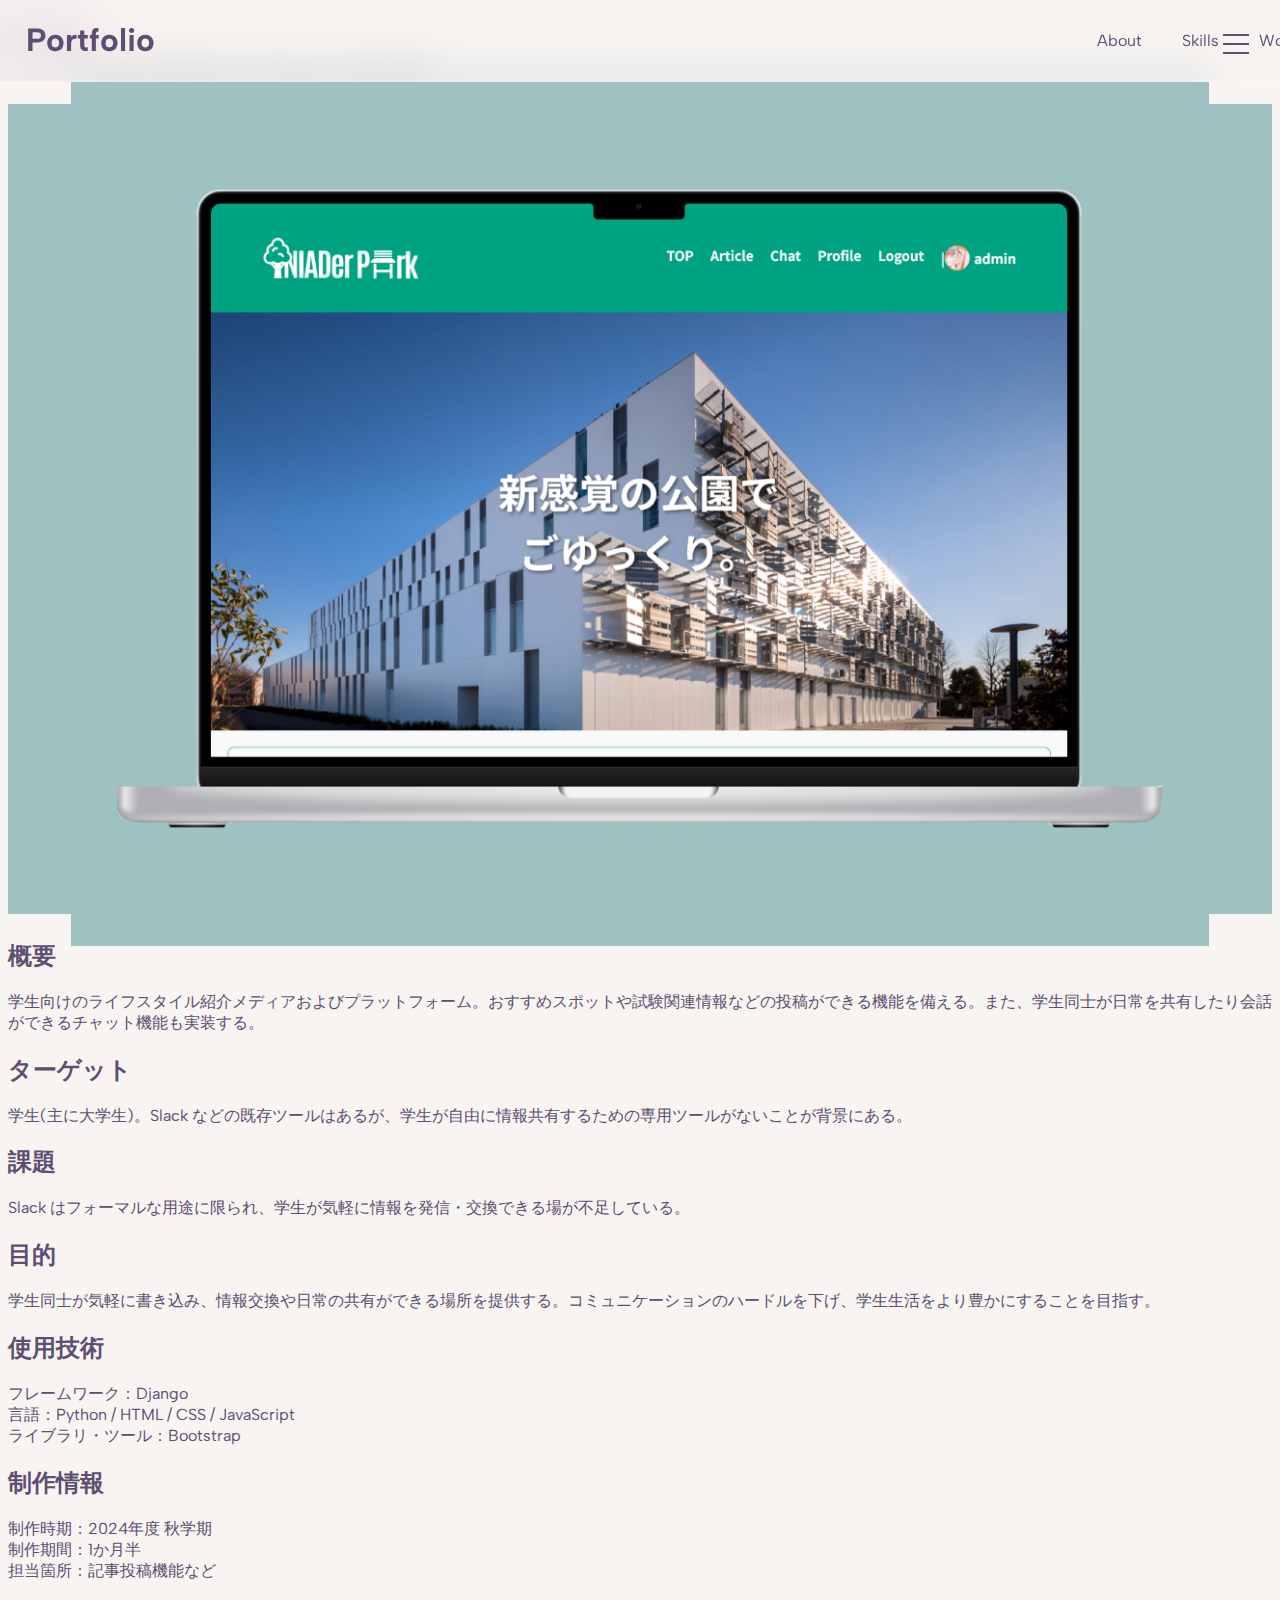
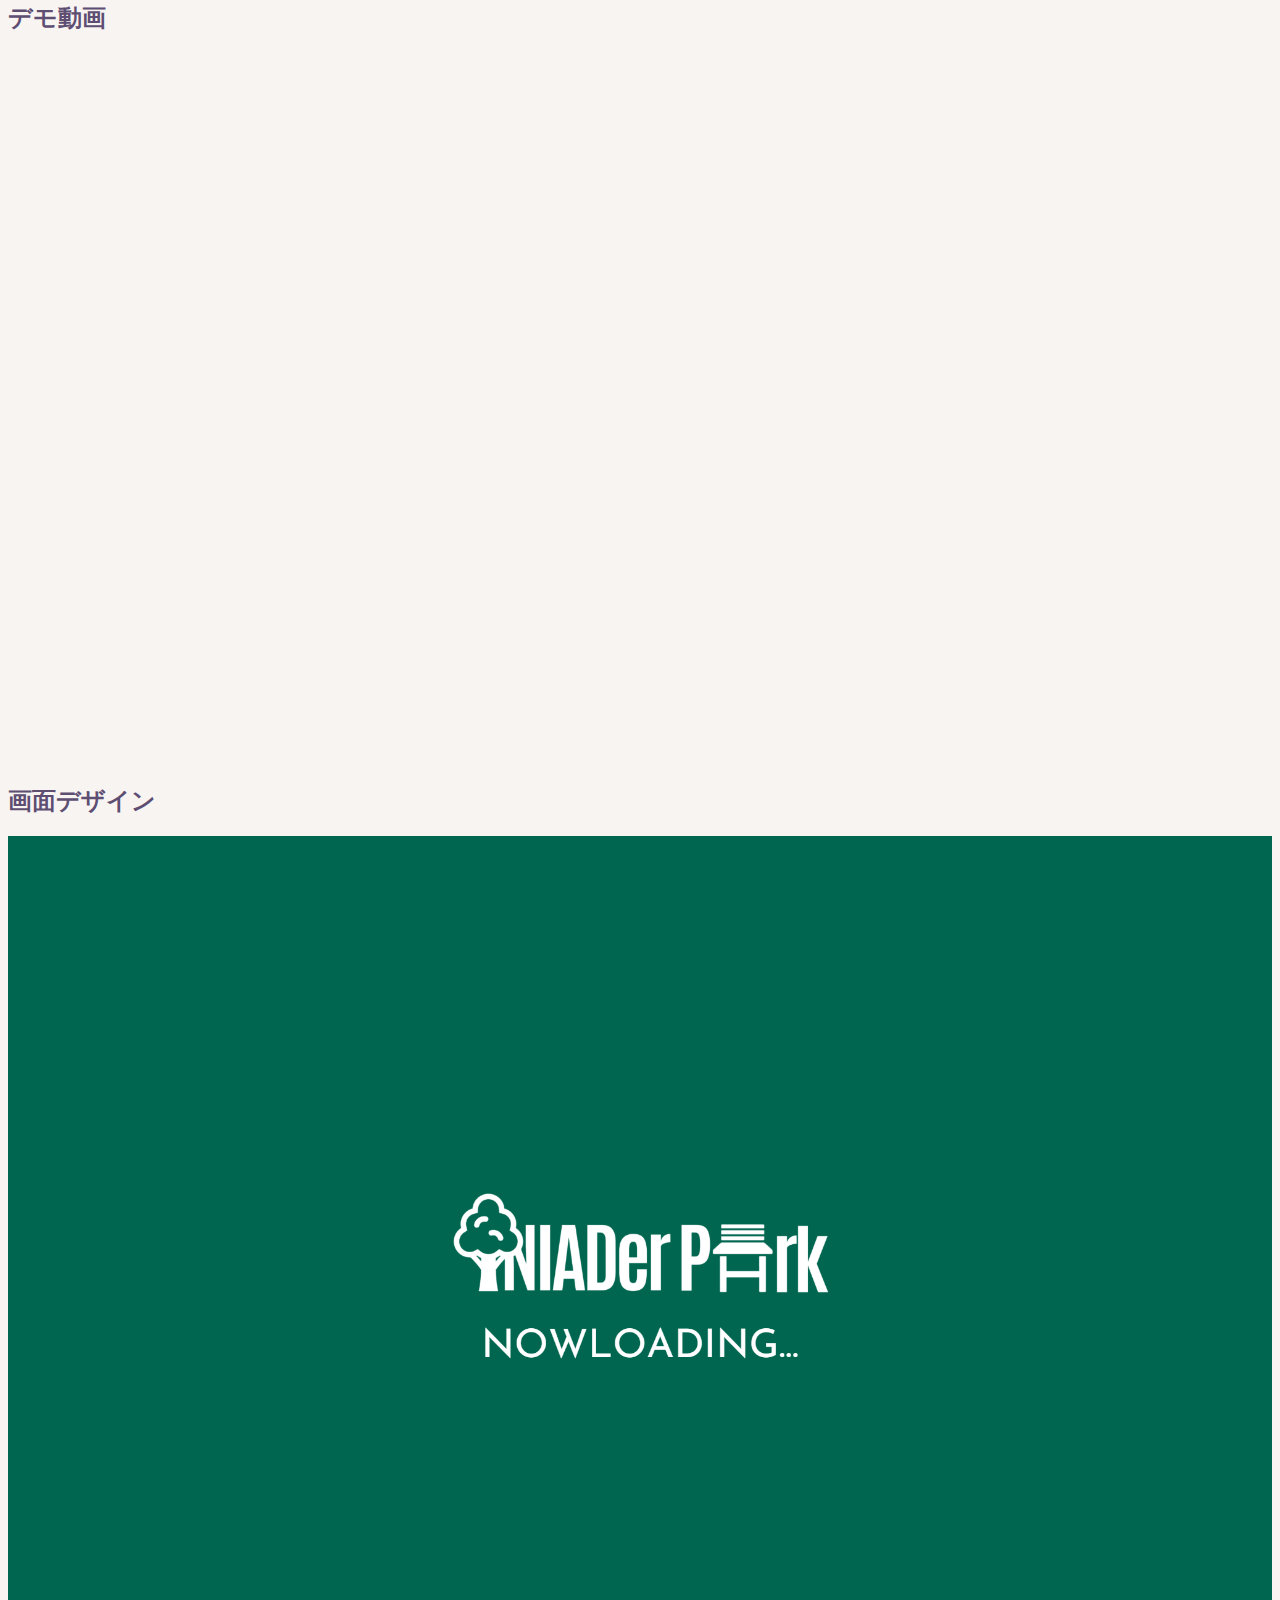
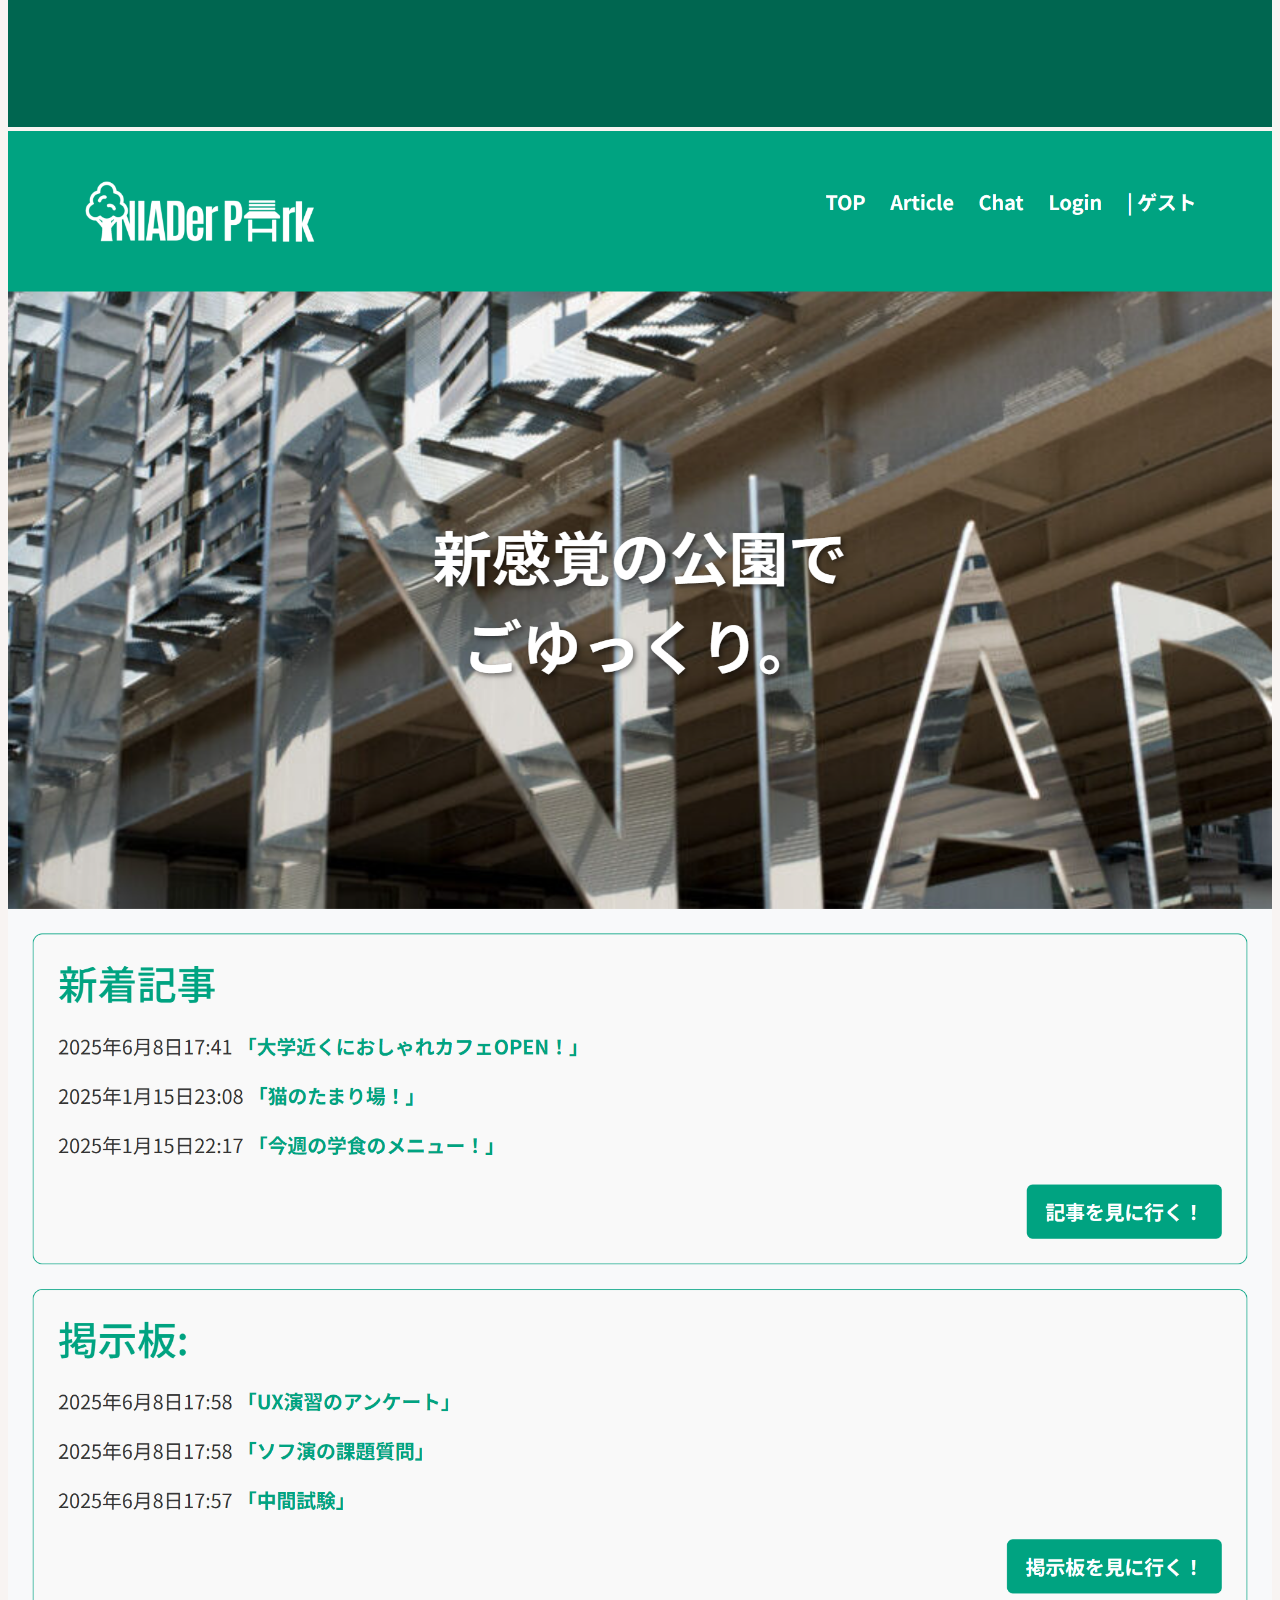
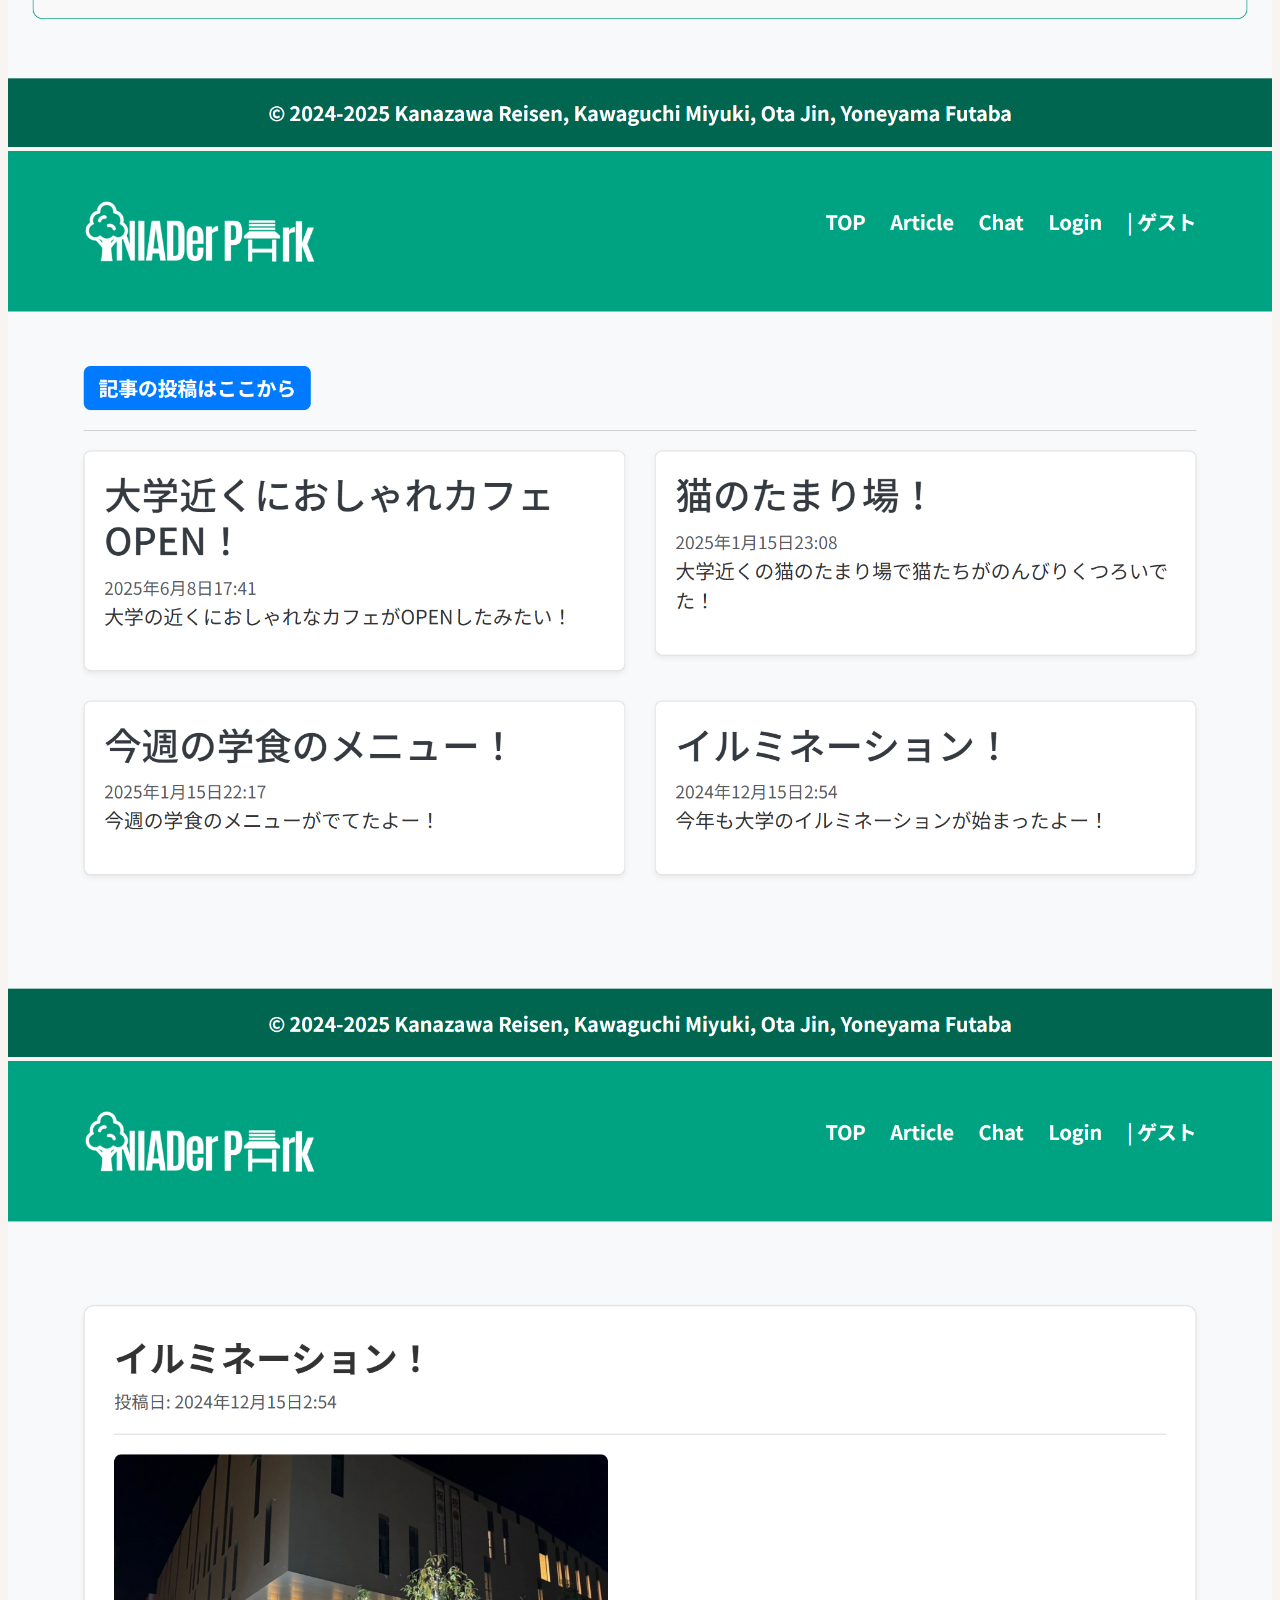
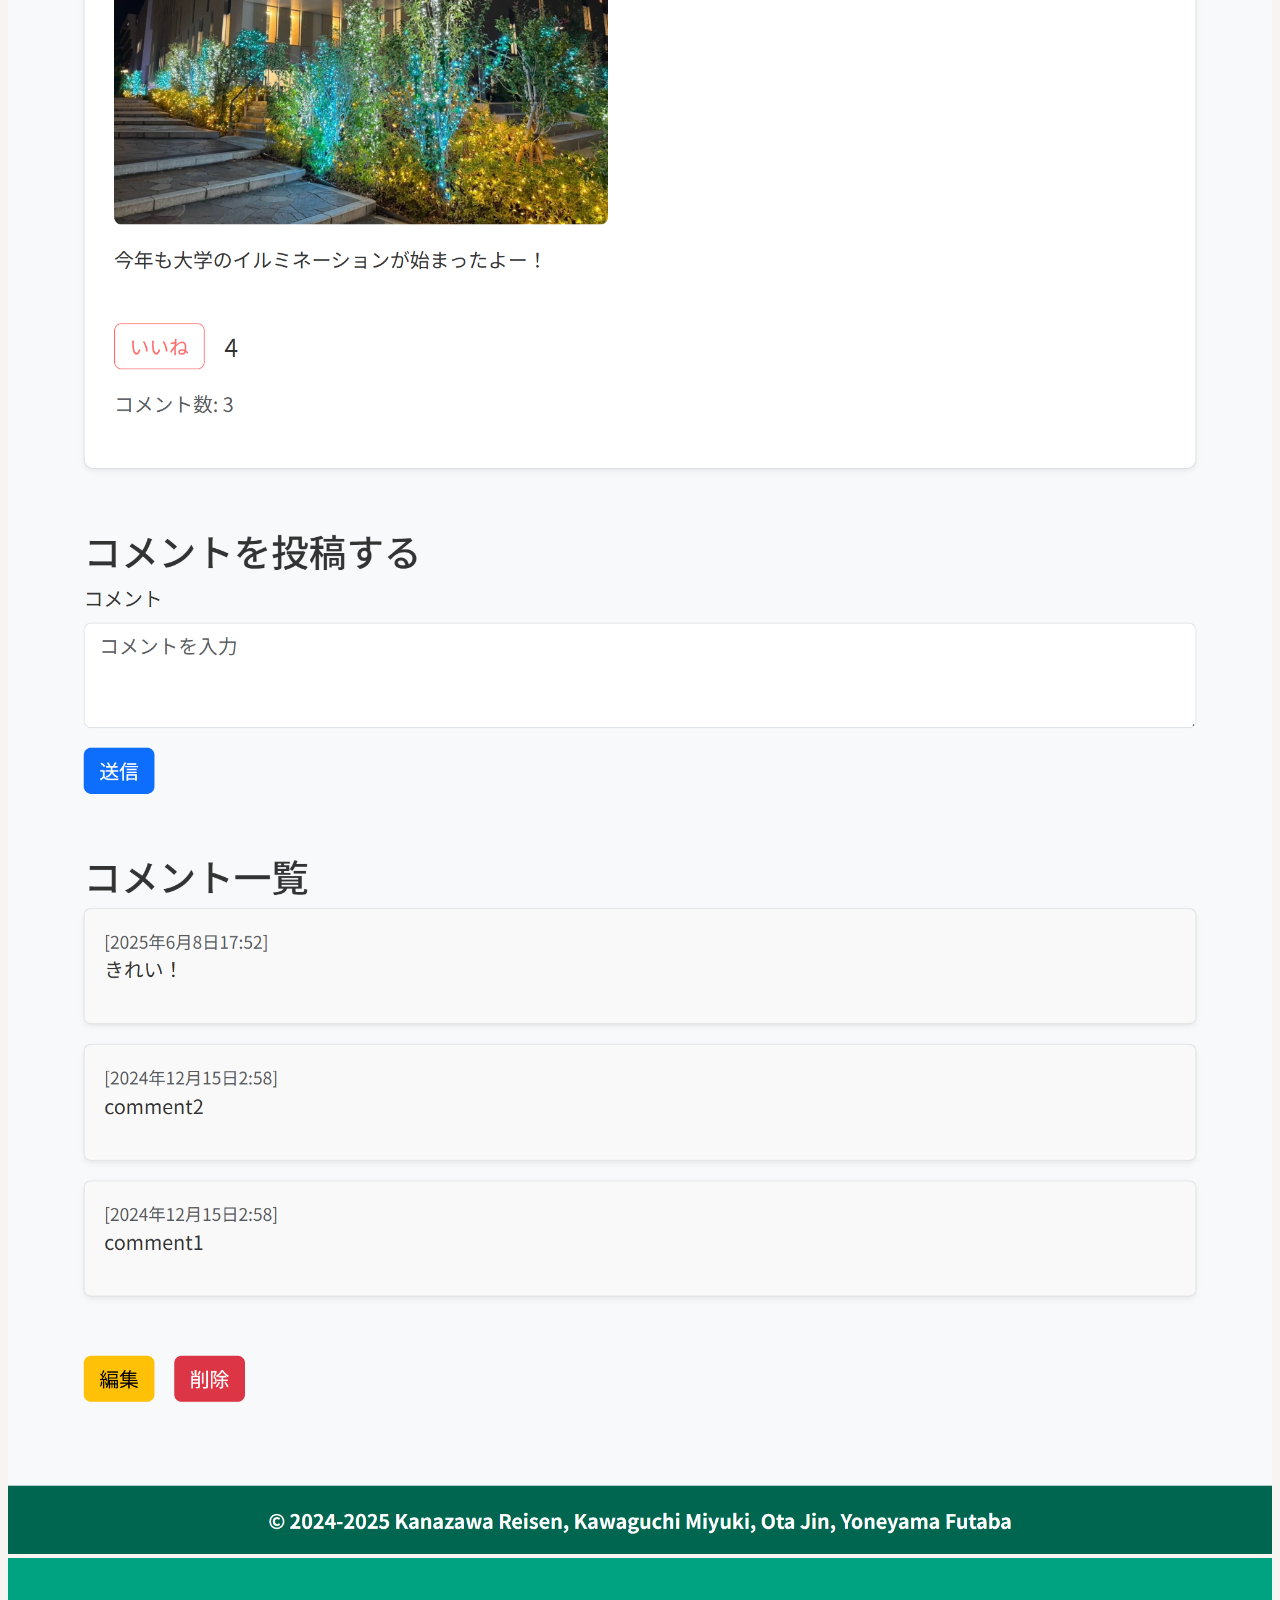
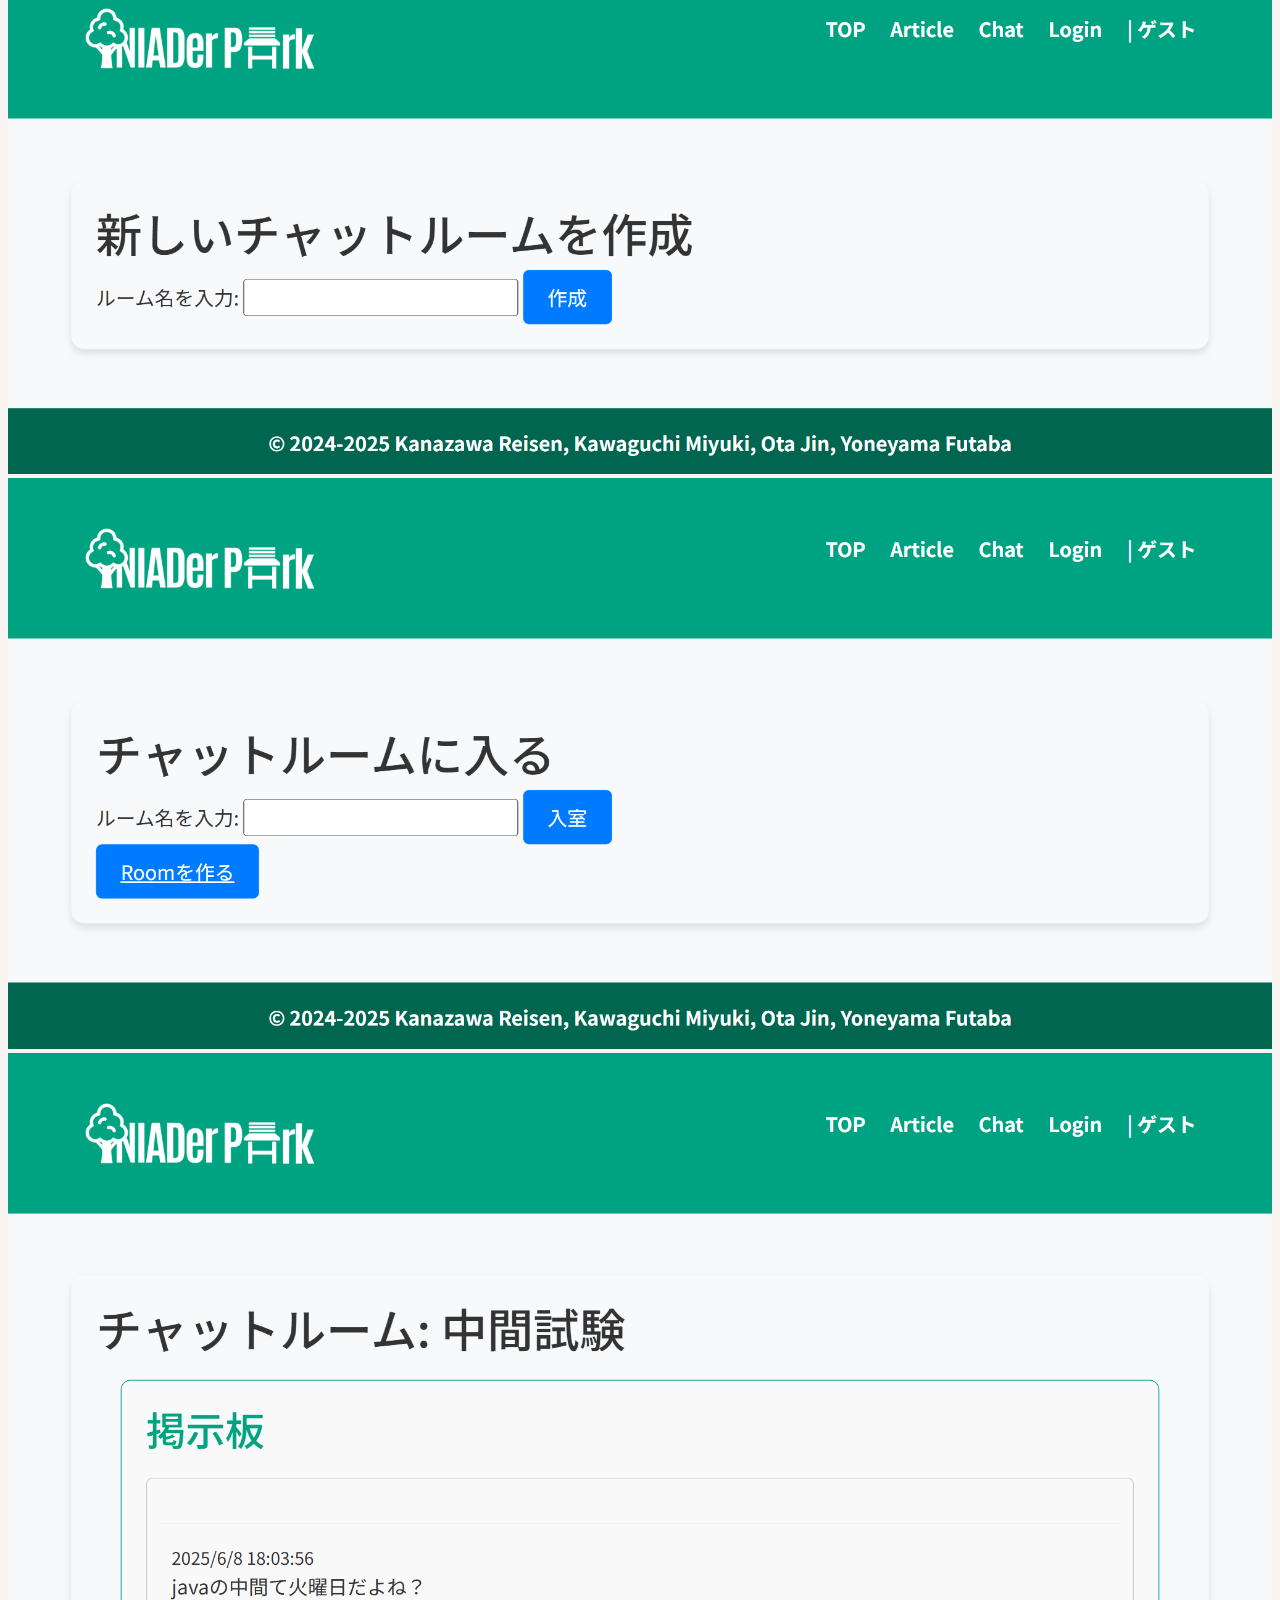
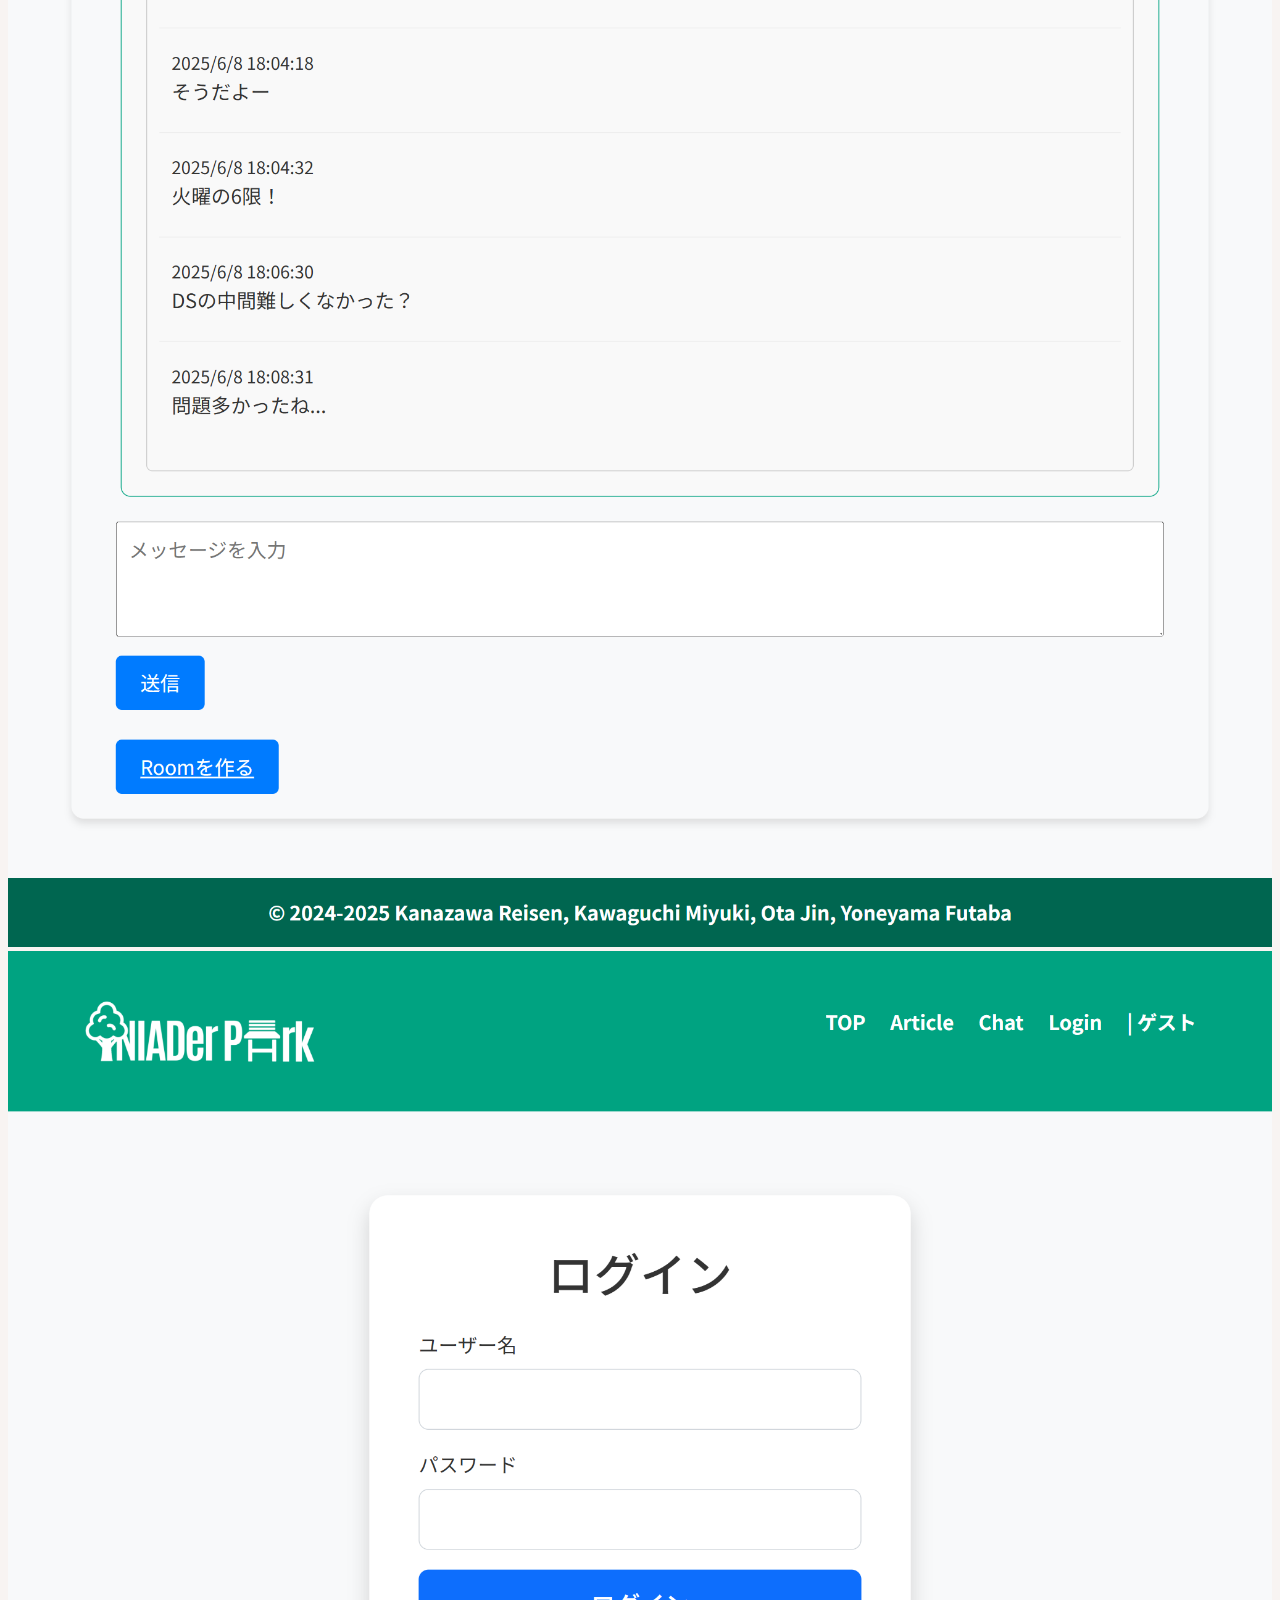
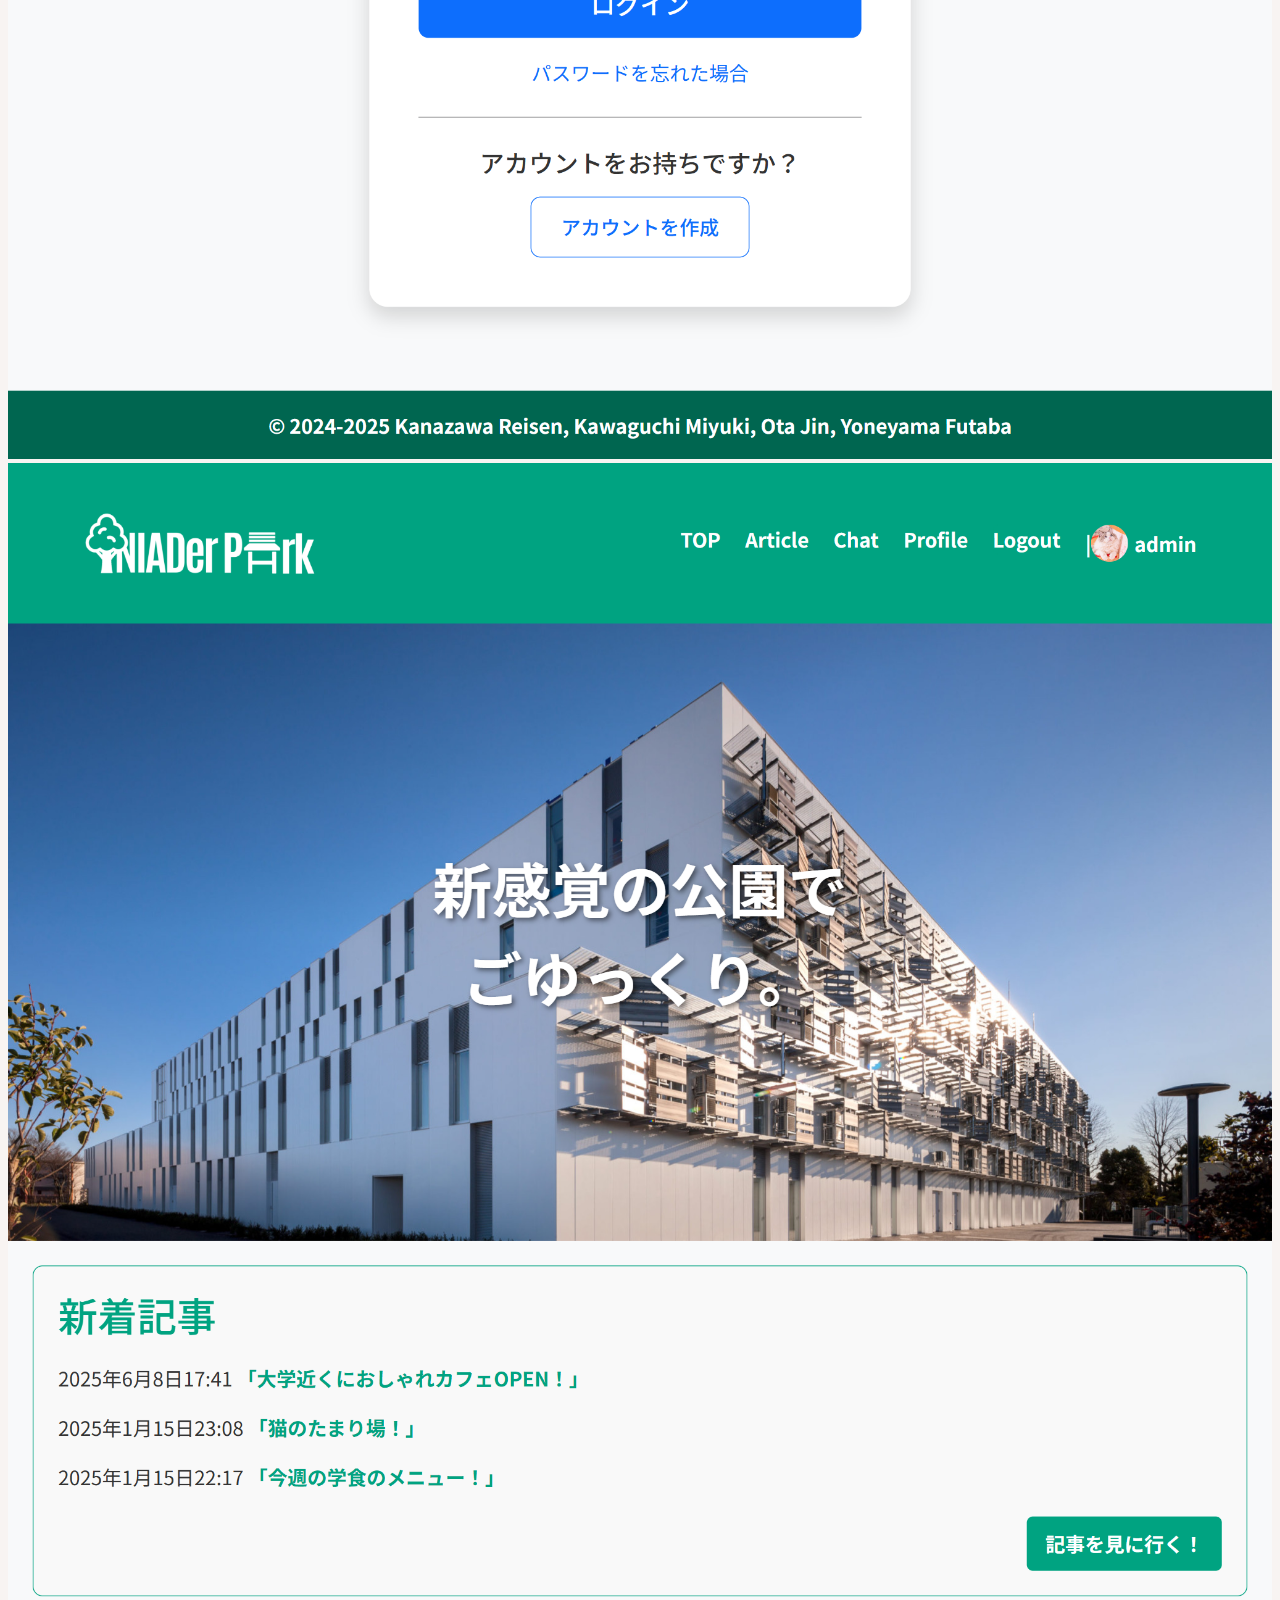
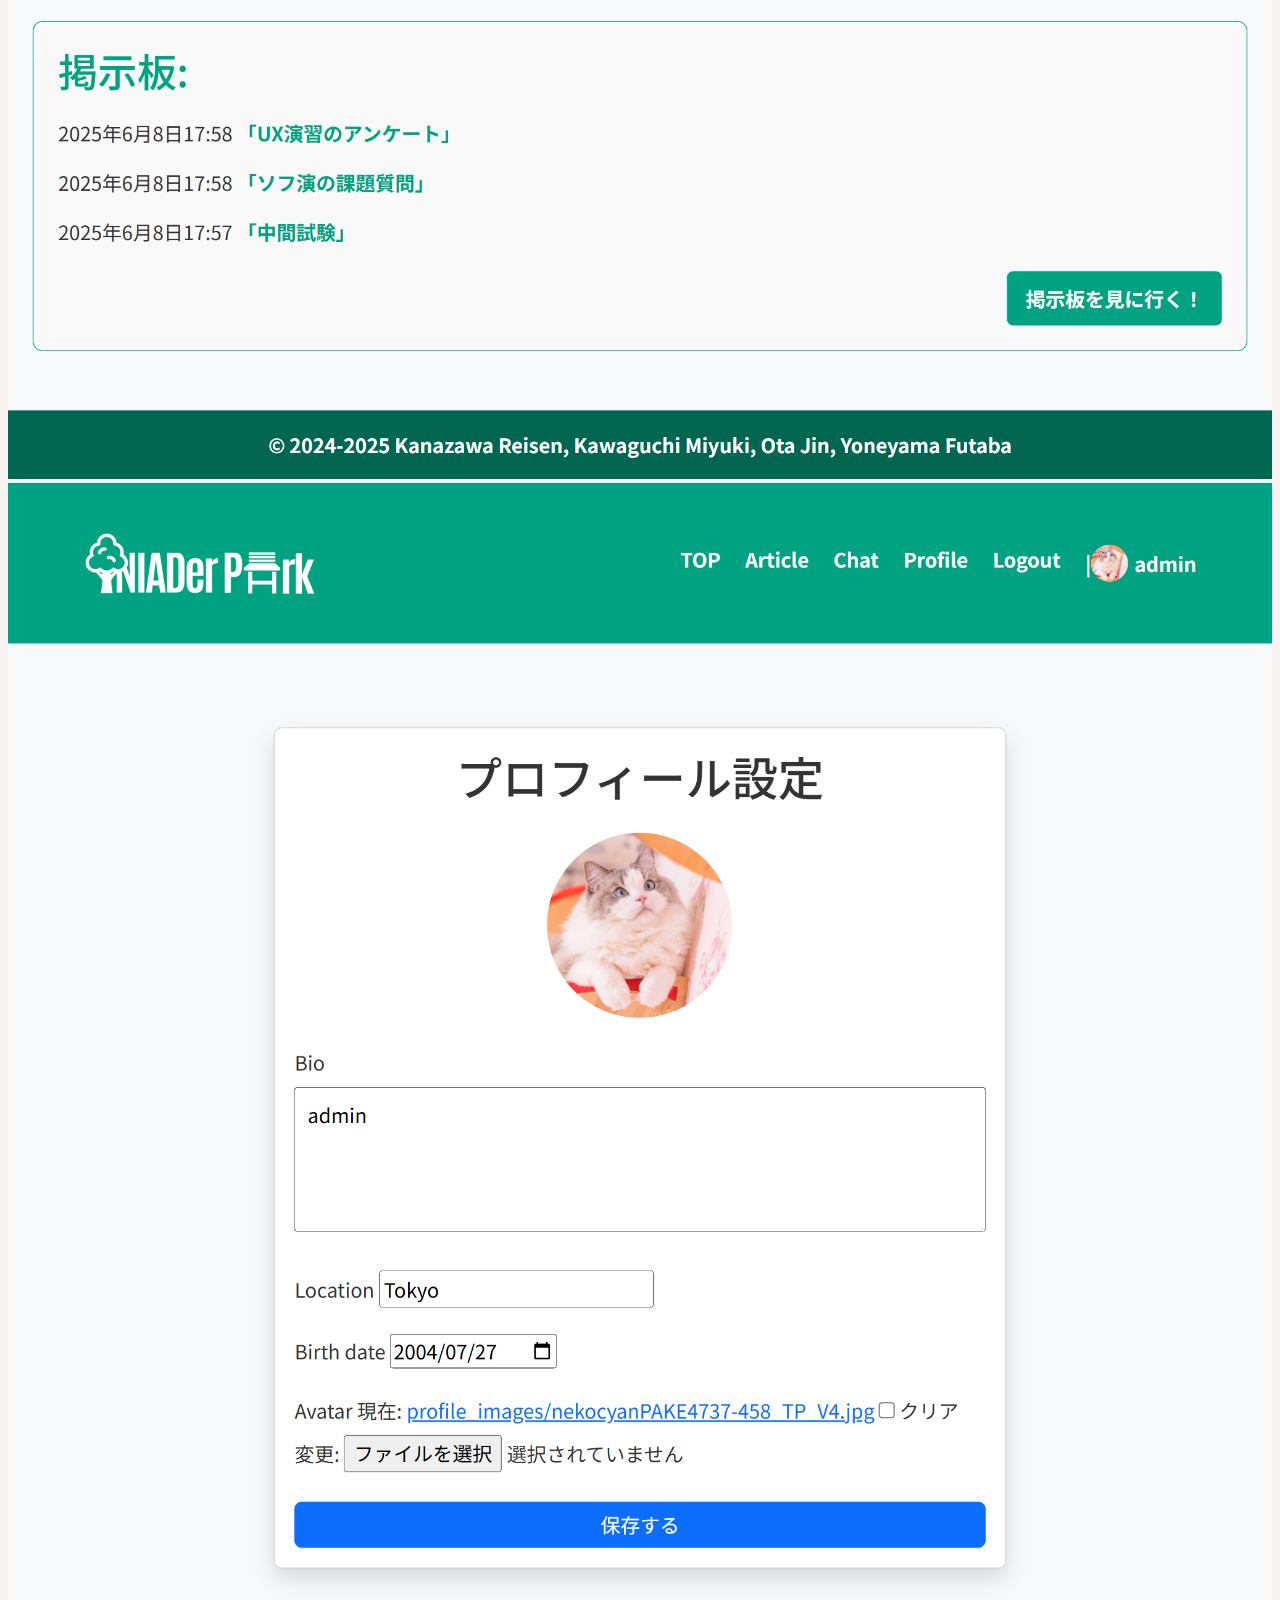
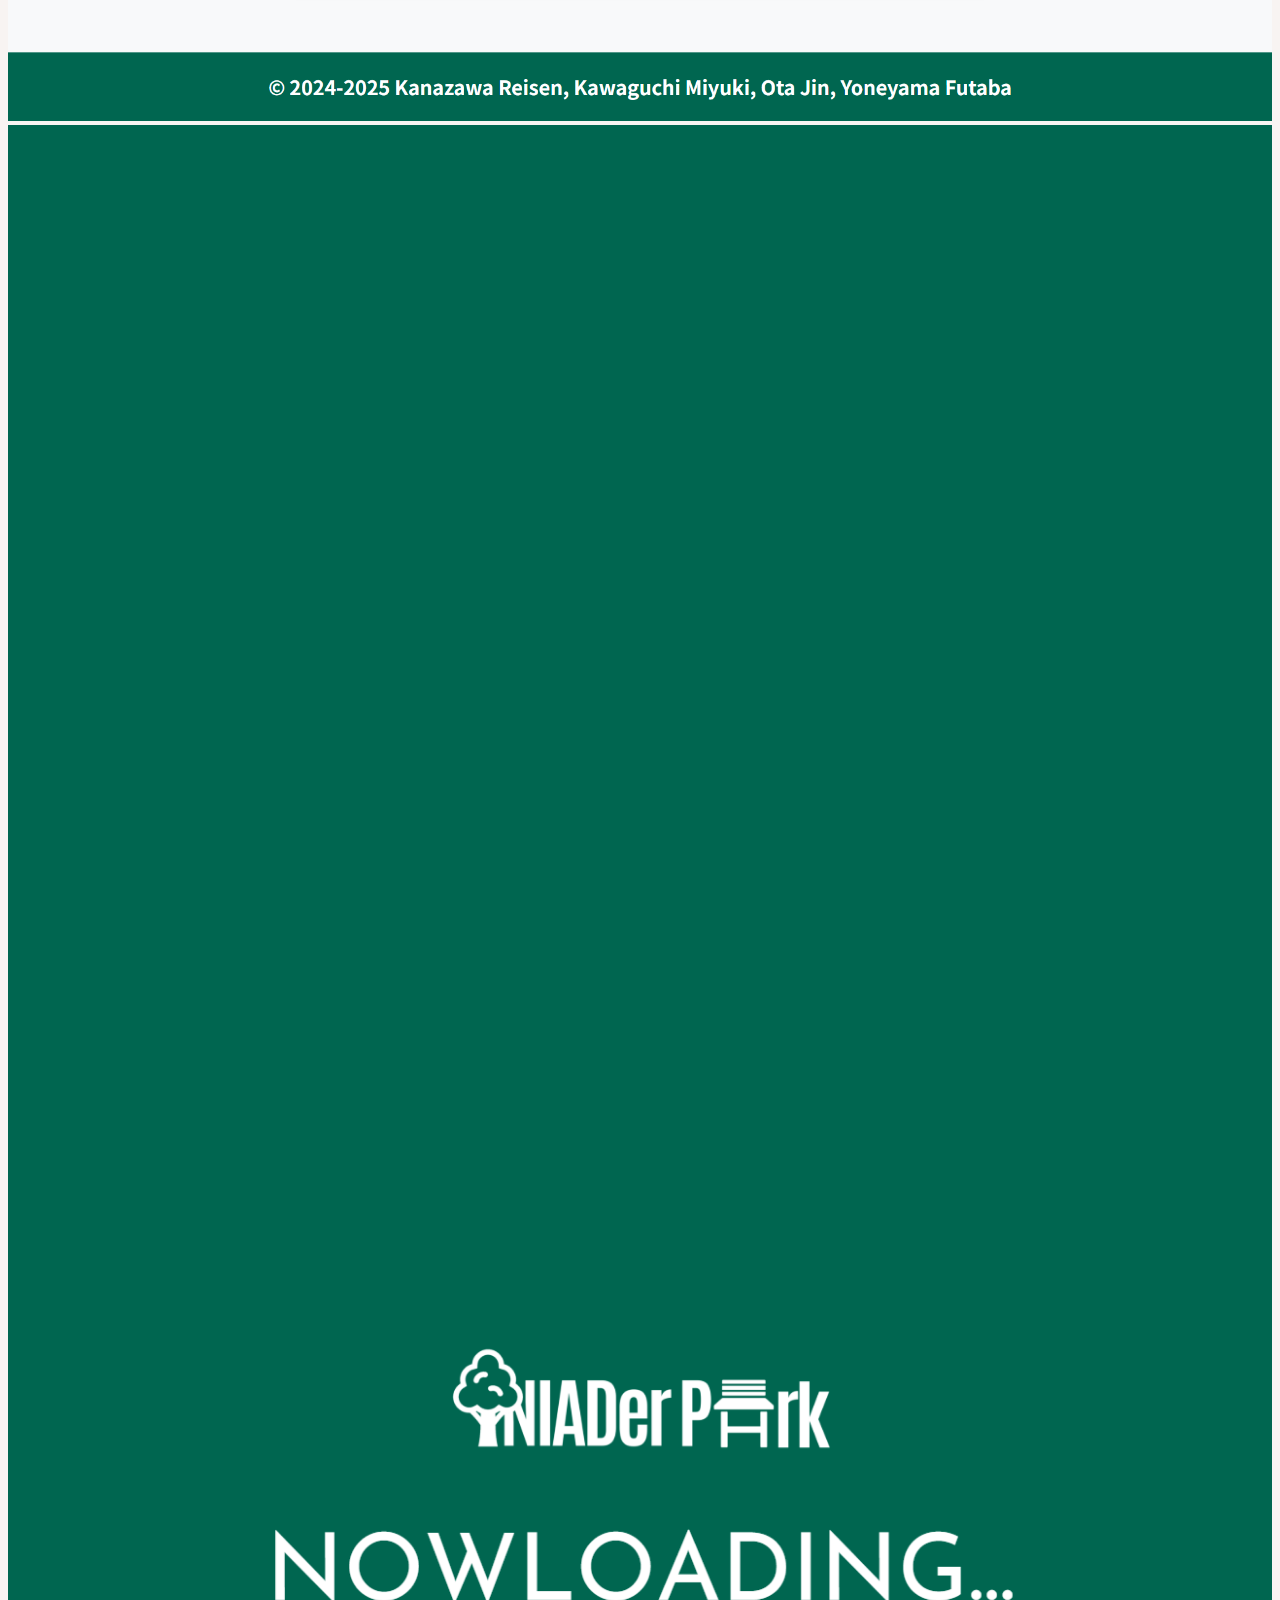
<file: chatapp.html>
<!DOCTYPE html>
<html lang="ja">
  <head>
    <meta charset="utf-8" />
    <title>Portfolio</title>
    <meta name="viewport" content="width=device-width, initial-scale=1">
    <link href="https://cdn.jsdelivr.net/npm/bootstrap@5.3.0/dist/css/bootstrap.min.css" rel="stylesheet" integrity="sha384-9ndCyUaIbzAi2FUVXJi0CjmCapSmO7SnpJef0486qhLnuZ2cdeRhO02iuK6FUUVM" crossorigin="anonymous">
    <link href="css/works_common.css" rel="stylesheet">
    <link href="css/common.css" rel="stylesheet">
    <link rel="preconnect" href="https://fonts.googleapis.com">
    <link rel="preconnect" href="https://fonts.gstatic.com" crossorigin>
    <link href="https://fonts.googleapis.com/css2?family=Albert+Sans:wght@100..900&family=Zen+Kaku+Gothic+New:wght@400;500;700&display=swap" rel="stylesheet">
  </head>
  <body>
    <div id="header1" class="d-none d-md-flex albert-sans-title">
      <h1><a href="index.html">Portfolio</a></h1>
      <nav>
          <ul>
              <li><a href="index.html#about_me">About</a></li>
              <li><a href="index.html#skill">Skills</a></li>
              <li><a href="index.html#works">Works</a></li>
          </ul>
      </nav>
    </div>

    <div id="header2" class="d-block d-md-none albert-sans-title">
      <button class="hamburger-overlay" aria-label="メニュー" aria-controls="overlay-menu" aria-expanded="false">
        <span class="hamburger-overlay__line"></span>
        <span class="hamburger-overlay__line"></span>
        <span class="hamburger-overlay__line"></span>
      </button>

      <nav id="overlay-menu" class="nav-overlay" aria-hidden="true">
        <div class="nav-overlay__content">
          <ul class="nav-overlay__list">
            <li class="nav-overlay__item"><a href="index.html" class="nav-overlay__link">Home</a></li>
            <li class="nav-overlay__item"><a href="index.html#about_me" class="nav-overlay__link">About</a></li>
            <li class="nav-overlay__item"><a href="index.html#skill" class="nav-overlay__link">Skills</a></li>
            <li class="nav-overlay__item"><a href="index.html#works" class="nav-overlay__link">Works</a></li>
          </ul>
        </div>
      </nav>
    </div>

    

    <div class="container p-3 mt-5 albert-sans-title">
      <div class="row top">
        <div class="col-md-6 order-2 order-md-1 d-md-flex justify-content-center flex-column mt-3 mt-md-0">
          <h2>学生向け<br>コミュニティプラットフォームアプリ</h2>
          <!--<p class="arrowbtn"><a href="">GitHub</a></p>-->
        </div>
        <div class="col-md-6 order-1 order-md-2 img">
            <img class="img-fluid" src="img/chat/laptop/p_chat.png" alt="">
        </div>
      </div>
      
      
      <div class="mt-5 mt-md-3">
        <h2>概要</h2>
        <p>学生向けのライフスタイル紹介メディアおよびプラットフォーム。おすすめスポットや試験関連情報などの投稿ができる機能を備える。また、学生同士が日常を共有したり会話ができるチャット機能も実装する。</p>
      </div>

      <div class="mt-3">
        <h2>ターゲット</h2>
        <p>学生(主に大学生)。Slack などの既存ツールはあるが、学生が自由に情報共有するための専用ツールがないことが背景にある。</p>
      </div>

      <div class="mt-3">
        <h2>課題</h2>
        <p>Slack はフォーマルな用途に限られ、学生が気軽に情報を発信・交換できる場が不足している。</p>
      </div>

      <div class="mt-3">
        <h2>目的</h2>
        <p>学生同士が気軽に書き込み、情報交換や日常の共有ができる場所を提供する。コミュニケーションのハードルを下げ、学生生活をより豊かにすることを目指す。</p>
      </div>

      <div class="mt-3">
        <h2>使用技術</h2>
        <p>フレームワーク：Django<br>言語：Python / HTML / CSS / JavaScript<br>ライブラリ・ツール：Bootstrap</p>
      </div>


      <div class="mt-3">
        <h2>制作情報</h2>
        <p>制作時期：2024年度 秋学期<br>制作期間：1か月半<br>担当箇所：記事投稿機能など</p>
      </div>

      <div class="mt-4">
        <h2>デモ動画</h2>
          <div class="iframe-wrapper">
            <iframe src="https://drive.google.com/file/d/1-PbOlZjMVTqQ_wTpcmVdIdn_z2r_Qd8h/preview" frameborder="0" allow="accelerometer; autoplay; clipboard-write; encrypted-media; gyroscope; picture-in-picture" allowfullscreen></iframe>
          </div>
      </div>

      <div class="row mt-4">
        <h2>画面デザイン</h2>
        <div class="col-md-8">
          <img class="my-2 pe-md-3" src="img/chat/laptop/l_load.png" alt="">
          <img class="my-2 pe-md-3" src="img/chat/laptop/l_index.png" alt="">
          <img class="my-2 pe-md-3" src="img/chat/laptop/l_list.png" alt="">
          <img class="my-2 pe-md-3" src="img/chat/laptop/l_article.png" alt="">
          <img class="my-2 pe-md-3" src="img/chat/laptop/l_addchatroom.png" alt="">
          <img class="my-2 pe-md-3" src="img/chat/laptop/l_chatroom.png" alt="">
          <img class="my-2 pe-md-3" src="img/chat/laptop/l_chat.png" alt="">
          <img class="my-2 pe-md-3" src="img/chat/laptop/l_login.png" alt="">
          <img class="my-2 pe-md-3" src="img/chat/laptop/l_index_login.png" alt=""> 
          <img class="my-2 pe-md-3" src="img/chat/laptop/l_profile.png" alt="">  
        </div>
        <div class="col-md-4">
          <div class="row">
            <div class="col-6 col-md-12">
              <img class="my-2 ps-md-3" src="img/chat/mobile/m_load.png" alt="">
              <img class="my-2 ps-md-3" src="img/chat/mobile/m_index.png" alt="">
              <img class="my-2 ps-md-3" src="img/chat/mobile/m_list.png" alt="">
              <img class="my-2 ps-md-3" src="img/chat/mobile/m_article.png" alt="">
            </div>
            <div class="col-6 col-md-12">
              <img class="my-2 ps-md-3" src="img/chat/mobile/m_addchatroom.png" alt="">
              <img class="my-2 ps-md-3" src="img/chat/mobile/m_chatroom.png" alt="">
              <img class="my-2 ps-md-3" src="img/chat/mobile/m_chat.png" alt="">
              <img class="my-2 ps-md-3" src="img/chat/mobile/m_login.png" alt="">
              <img class="my-2 ps-md-3" src="img/chat/mobile/m_index_login.png" alt=""> 
              <img class="my-2 ps-md-3" src="img/chat/mobile/m_profile.png" alt="">  
            </div>
          </div>
        </div>
      </div>
    </div>

    

    <div id="footer"></div>
    

    <script src="js/common.js"></script>
  </body>
</html>
</file>
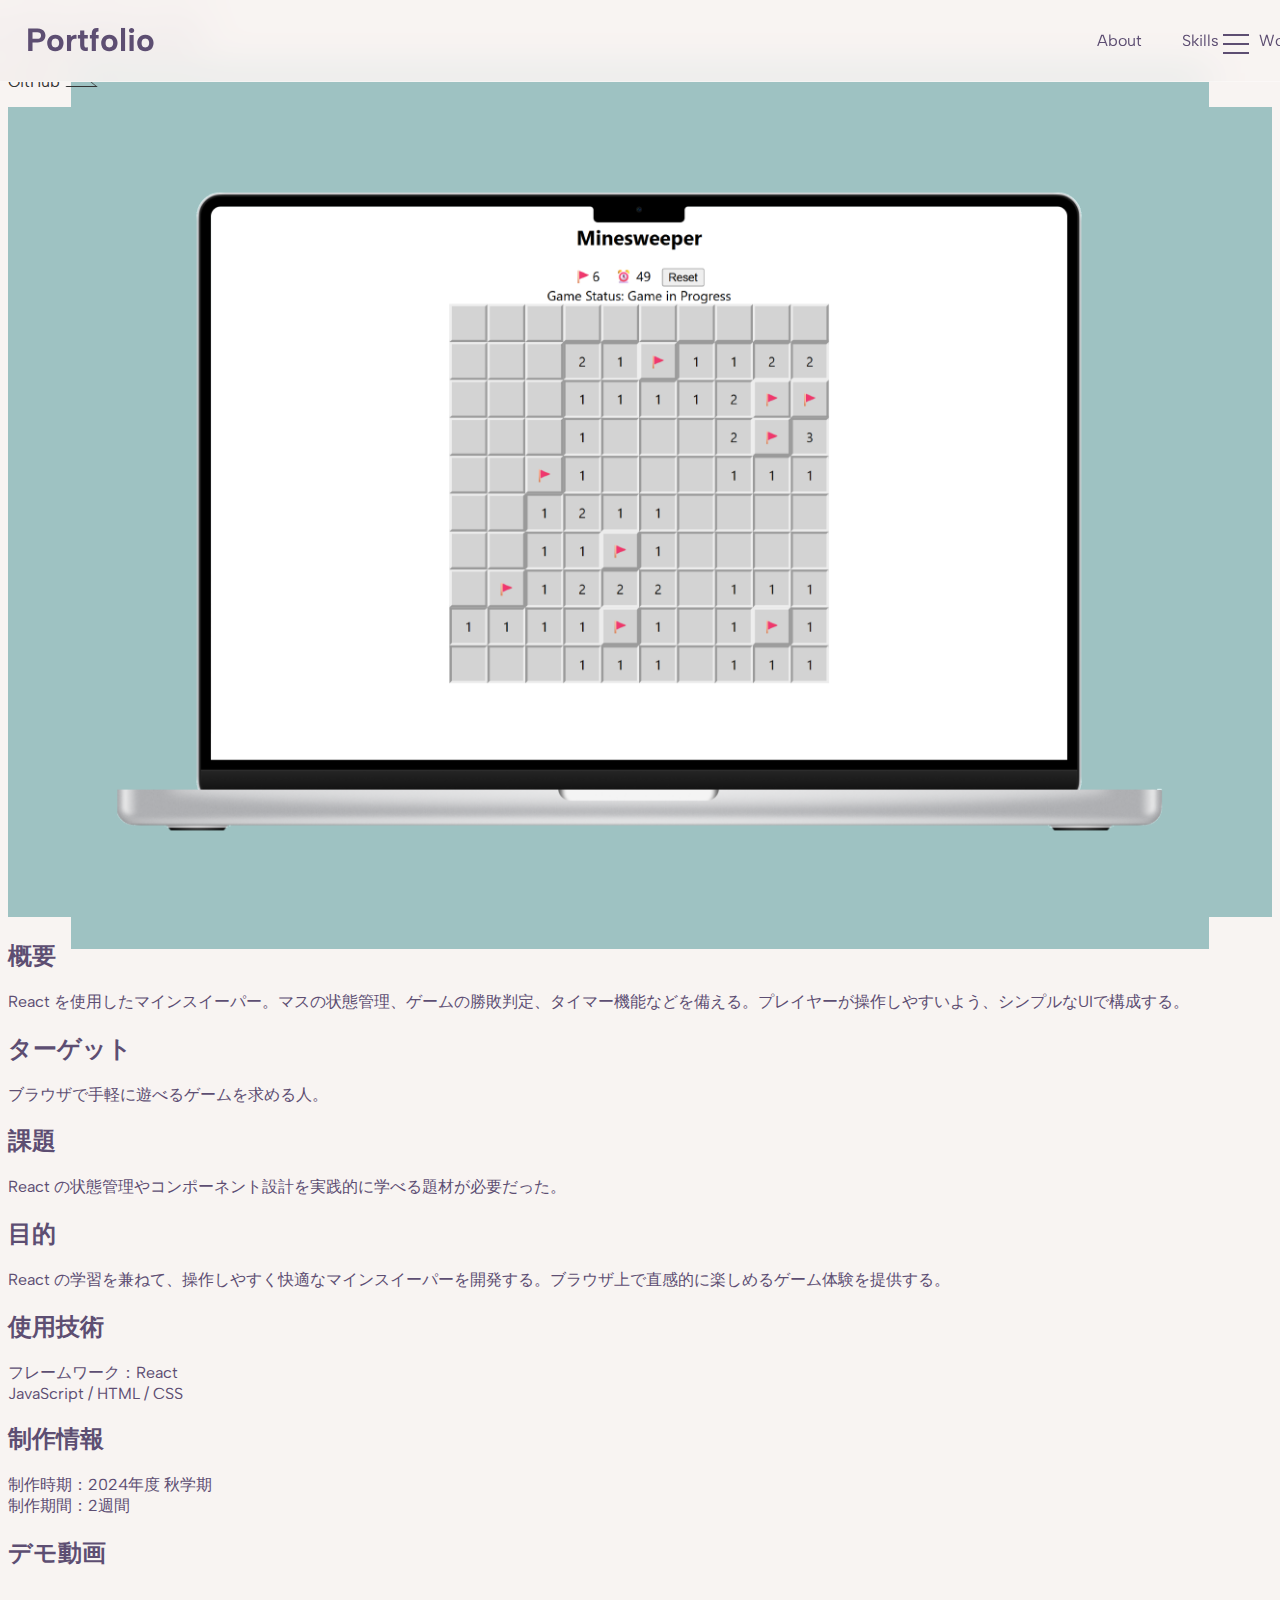
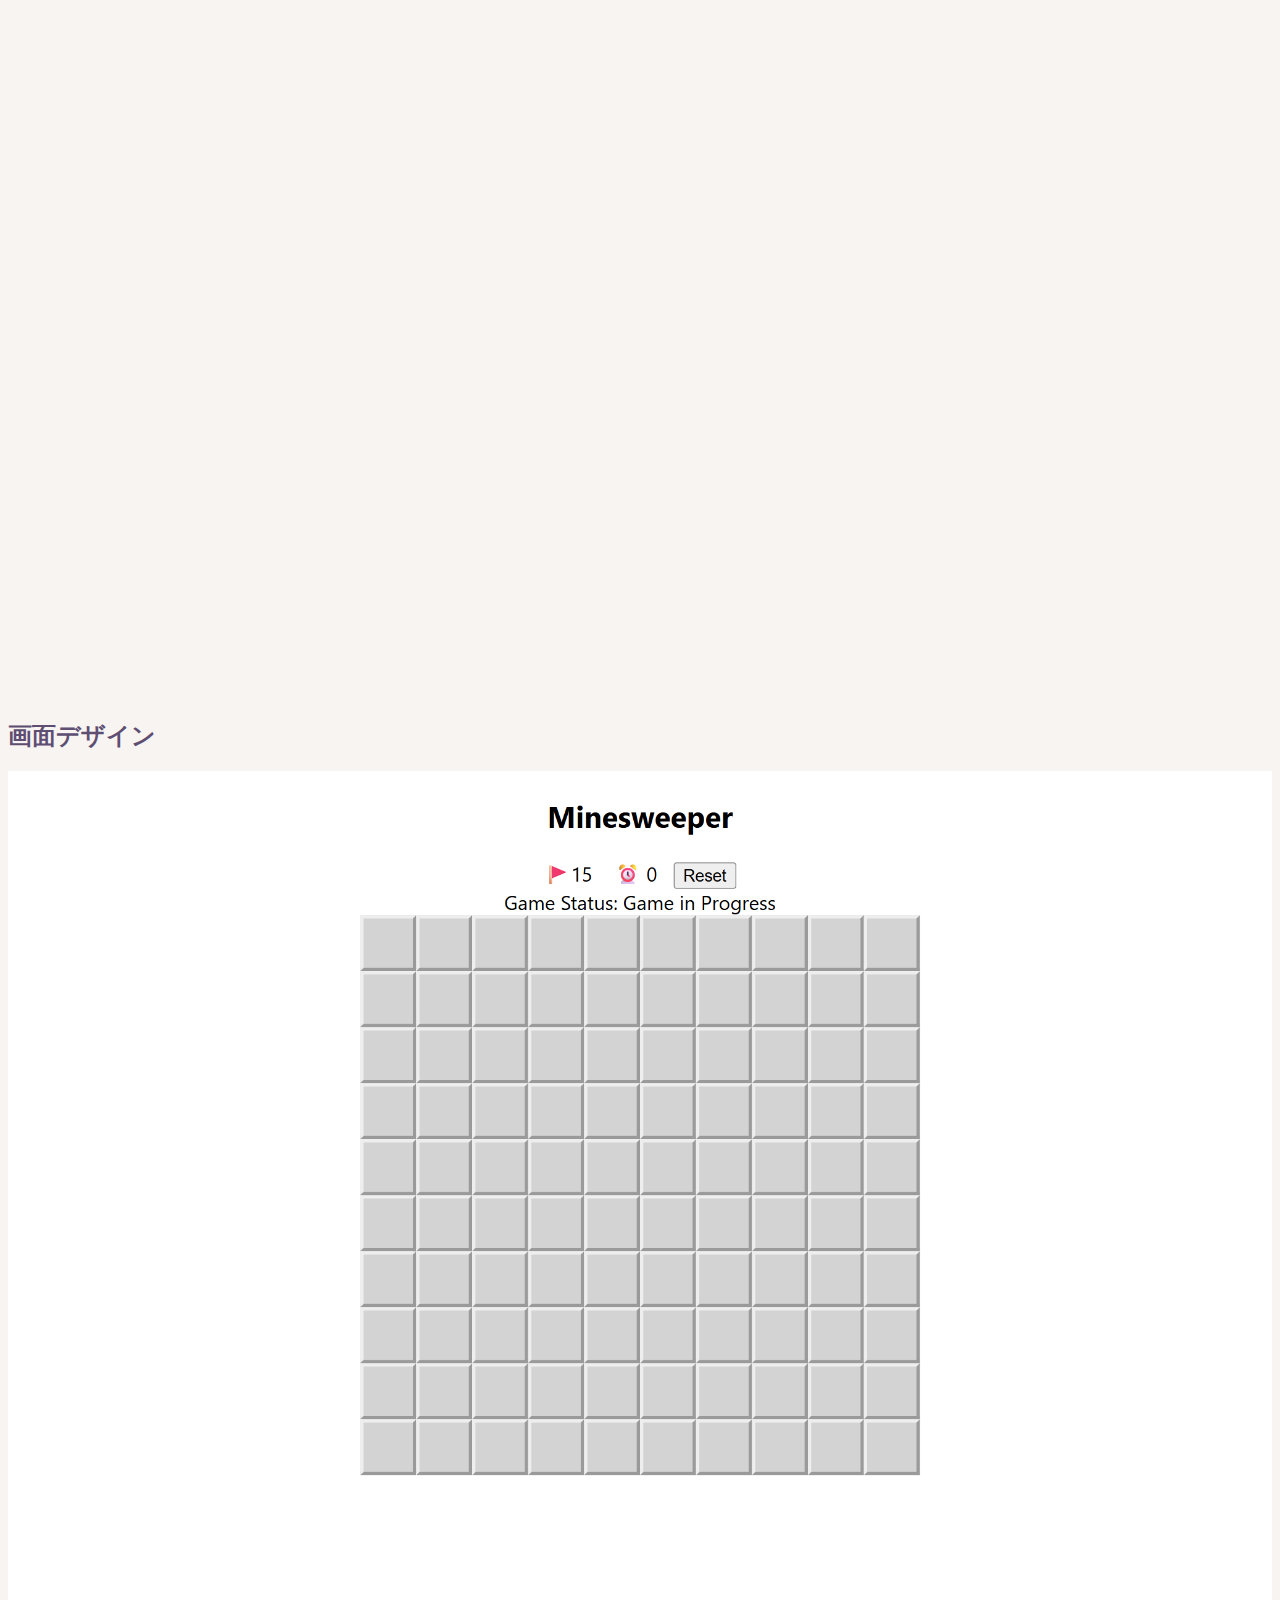
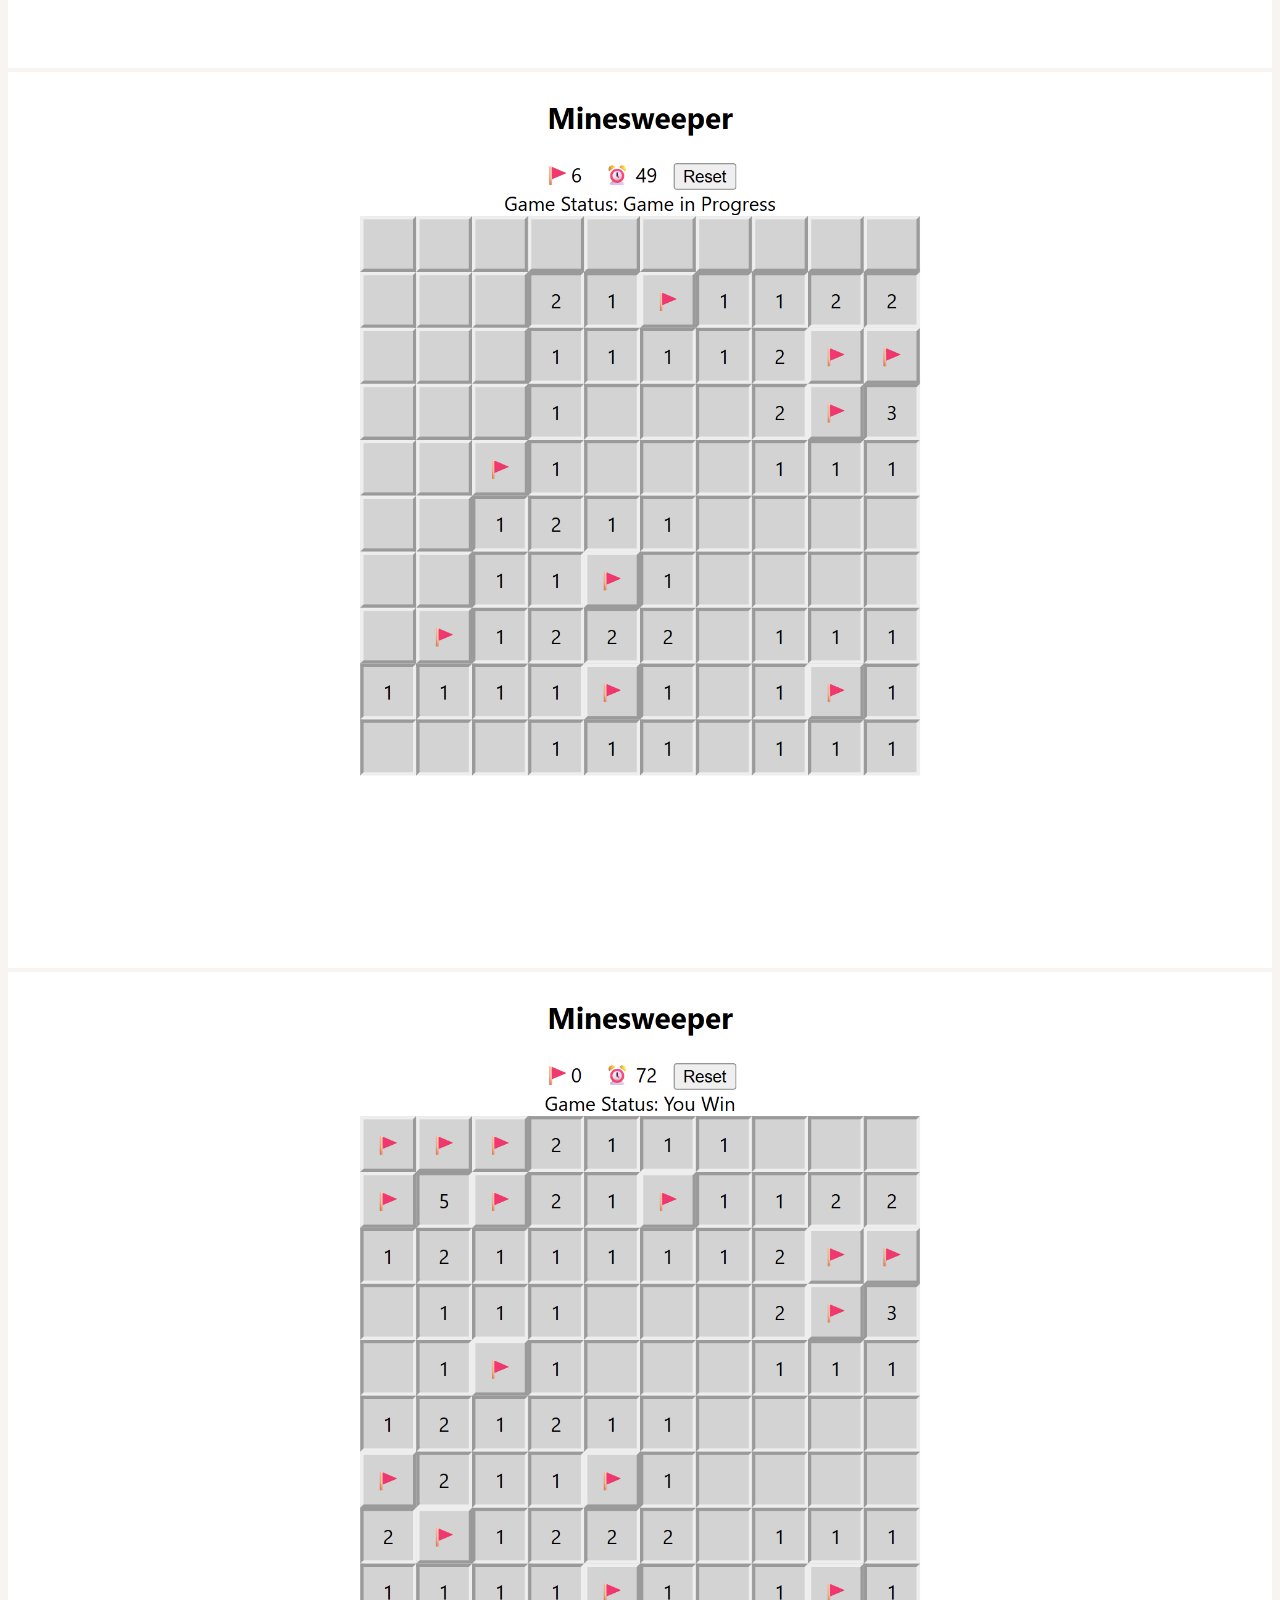
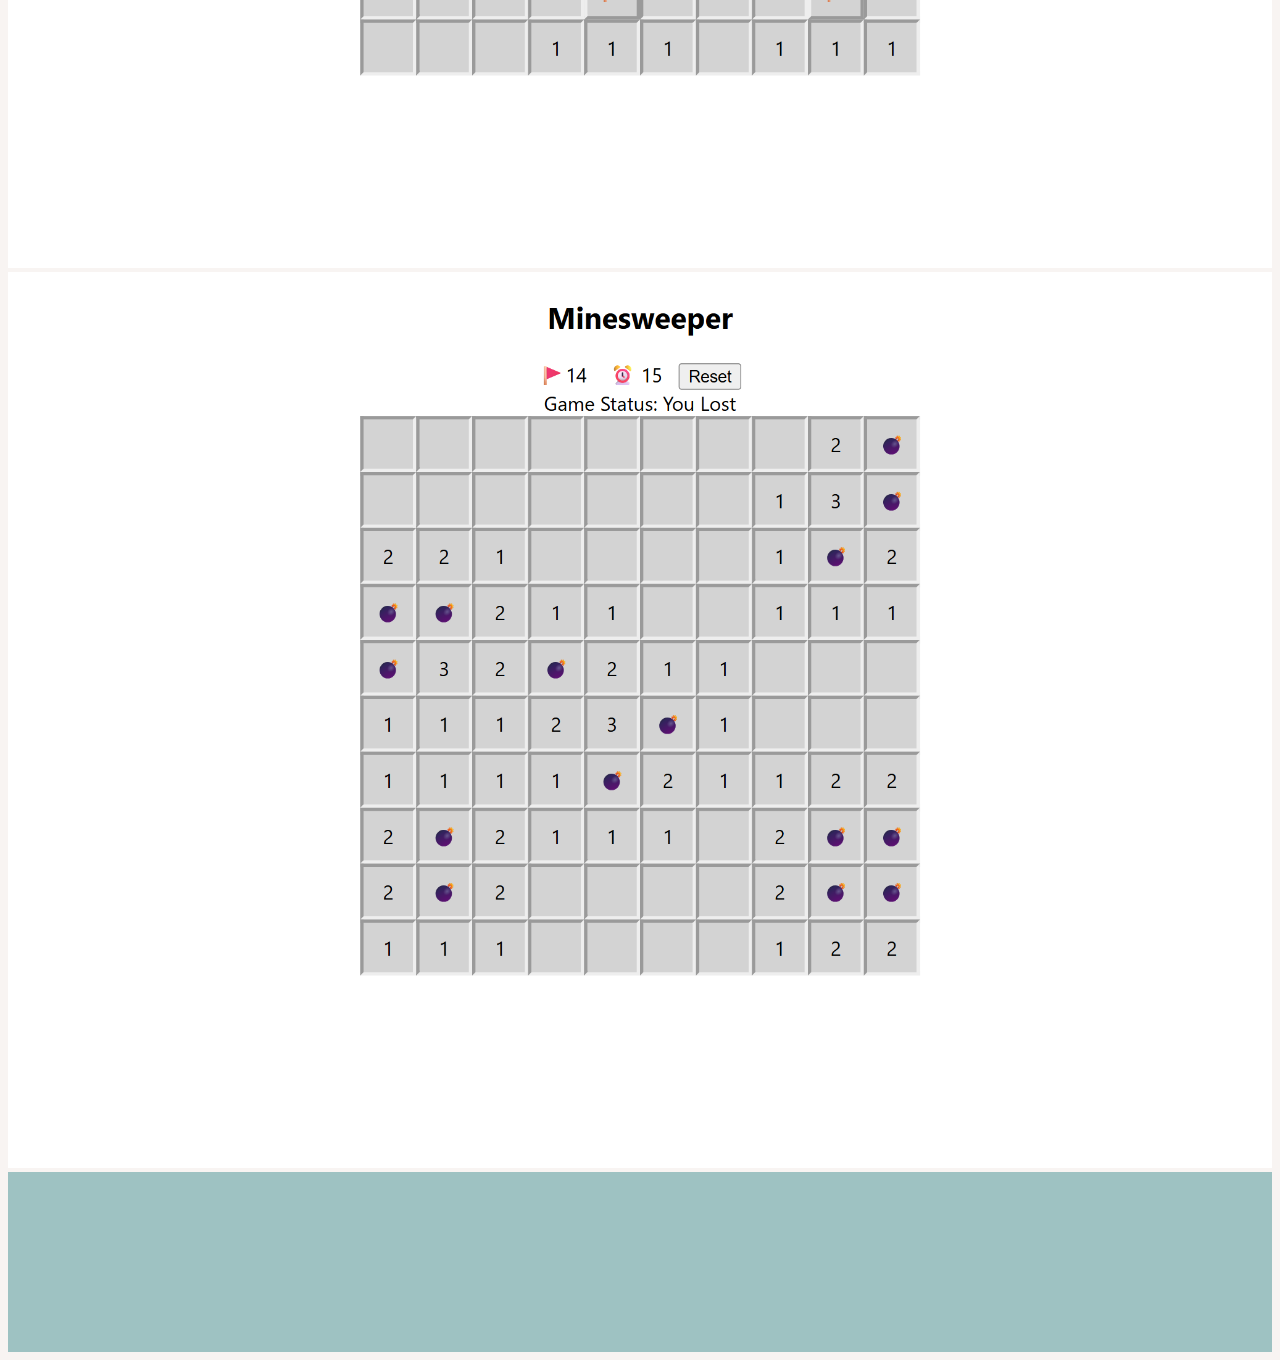
<file: minesweeper.html>
<!DOCTYPE html>
<html lang="ja">
  <head>
    <meta charset="utf-8" />
    <title>Portfolio</title>
    <meta name="viewport" content="width=device-width, initial-scale=1">
    <link href="https://cdn.jsdelivr.net/npm/bootstrap@5.3.0/dist/css/bootstrap.min.css" rel="stylesheet" integrity="sha384-9ndCyUaIbzAi2FUVXJi0CjmCapSmO7SnpJef0486qhLnuZ2cdeRhO02iuK6FUUVM" crossorigin="anonymous">
    <link href="css/works_common.css" rel="stylesheet">
    <link href="css/common.css" rel="stylesheet">
    <link rel="preconnect" href="https://fonts.googleapis.com">
    <link rel="preconnect" href="https://fonts.gstatic.com" crossorigin>
    <link href="https://fonts.googleapis.com/css2?family=Albert+Sans:wght@100..900&family=Zen+Kaku+Gothic+New:wght@400;500;700&display=swap" rel="stylesheet">
  </head>
  <body>
    <div id="header1" class="d-none d-md-flex albert-sans-title">
      <h1><a href="index.html">Portfolio</a></h1>
      <nav>
          <ul>
              <li><a href="index.html#about_me">About</a></li>
              <li><a href="index.html#skill">Skills</a></li>
              <li><a href="index.html#works">Works</a></li>
          </ul>
      </nav>
    </div>

    <div id="header2" class="d-block d-md-none albert-sans-title">
      <button class="hamburger-overlay" aria-label="メニュー" aria-controls="overlay-menu" aria-expanded="false">
        <span class="hamburger-overlay__line"></span>
        <span class="hamburger-overlay__line"></span>
        <span class="hamburger-overlay__line"></span>
      </button>

      <nav id="overlay-menu" class="nav-overlay" aria-hidden="true">
        <div class="nav-overlay__content">
          <ul class="nav-overlay__list">
            <li class="nav-overlay__item"><a href="index.html" class="nav-overlay__link">Home</a></li>
            <li class="nav-overlay__item"><a href="index.html#about_me" class="nav-overlay__link">About</a></li>
            <li class="nav-overlay__item"><a href="index.html#skill" class="nav-overlay__link">Skills</a></li>
            <li class="nav-overlay__item"><a href="index.html#works" class="nav-overlay__link">Works</a></li>
          </ul>
        </div>
      </nav>
    </div>

    <div class="container p-3 mt-5 albert-sans-title">
      <div class="row top">
        <div class="col-md-6 order-2 order-md-1 d-md-flex justify-content-center flex-column mt-3 mt-md-0">
          <h2>マインスイーパー</h2>
          <p class="arrowbtn"><a href="https://github.com/s1f10230110/react-minesweeper">GitHub</a></p>
        </div>
        <div class="col-md-6 order-1 order-md-2 img">
            <img class="img-fluid" src="img/minesweeper/p_mine.png" alt="">
        </div>
      </div>
      
      <div class="mt-5 mt-md-3">
        <h2>概要</h2>
        <p>React を使用したマインスイーパー。マスの状態管理、ゲームの勝敗判定、タイマー機能などを備える。プレイヤーが操作しやすいよう、シンプルなUIで構成する。</p>
      </div>

      <div class="mt-3">
        <h2>ターゲット</h2>
        <p>ブラウザで手軽に遊べるゲームを求める人。</p>
      </div>

      <div class="mt-3">
        <h2>課題</h2>
        <p>React の状態管理やコンポーネント設計を実践的に学べる題材が必要だった。</p>
      </div>

      <div class="mt-3">
        <h2>目的</h2>
        <p>React の学習を兼ねて、操作しやすく快適なマインスイーパーを開発する。ブラウザ上で直感的に楽しめるゲーム体験を提供する。</p>
      </div>

      <div class="mt-3">
        <h2>使用技術</h2>
        <p>フレームワーク：React<br>JavaScript / HTML / CSS</p>
      </div>

      <div class="mt-3">
        <h2>制作情報</h2>
        <p>制作時期：2024年度 秋学期<br>制作期間：2週間</p>
      </div>

      <div class="mt-4">
        <h2>デモ動画</h2>
          <div class="iframe-wrapper">
            <iframe src="https://drive.google.com/file/d/1xmRNl5KZnXdLTQknasBBvVZLF0DNipoF/preview" frameborder="0" allow="accelerometer; autoplay; clipboard-write; encrypted-media; gyroscope; picture-in-picture" allowfullscreen></iframe>
          </div>
      </div>

      <div class="row mt-4">
        <h2>画面デザイン</h2>
        <div>
          <img class="my-2 pe-md-3" src="img/minesweeper/l_start.png" alt="">
          <img class="my-2 pe-md-3" src="img/minesweeper/l_progress.png" alt="">
          <img class="my-2 pe-md-3" src="img/minesweeper/l_win.png" alt="">
          <img class="my-2 pe-md-3" src="img/minesweeper/l_lose.png" alt="">
        </div>
      </div>
    </div>

    <div id="footer"></div>
    
    <script src="js/common.js"></script>
  </body>
</html>
</file>
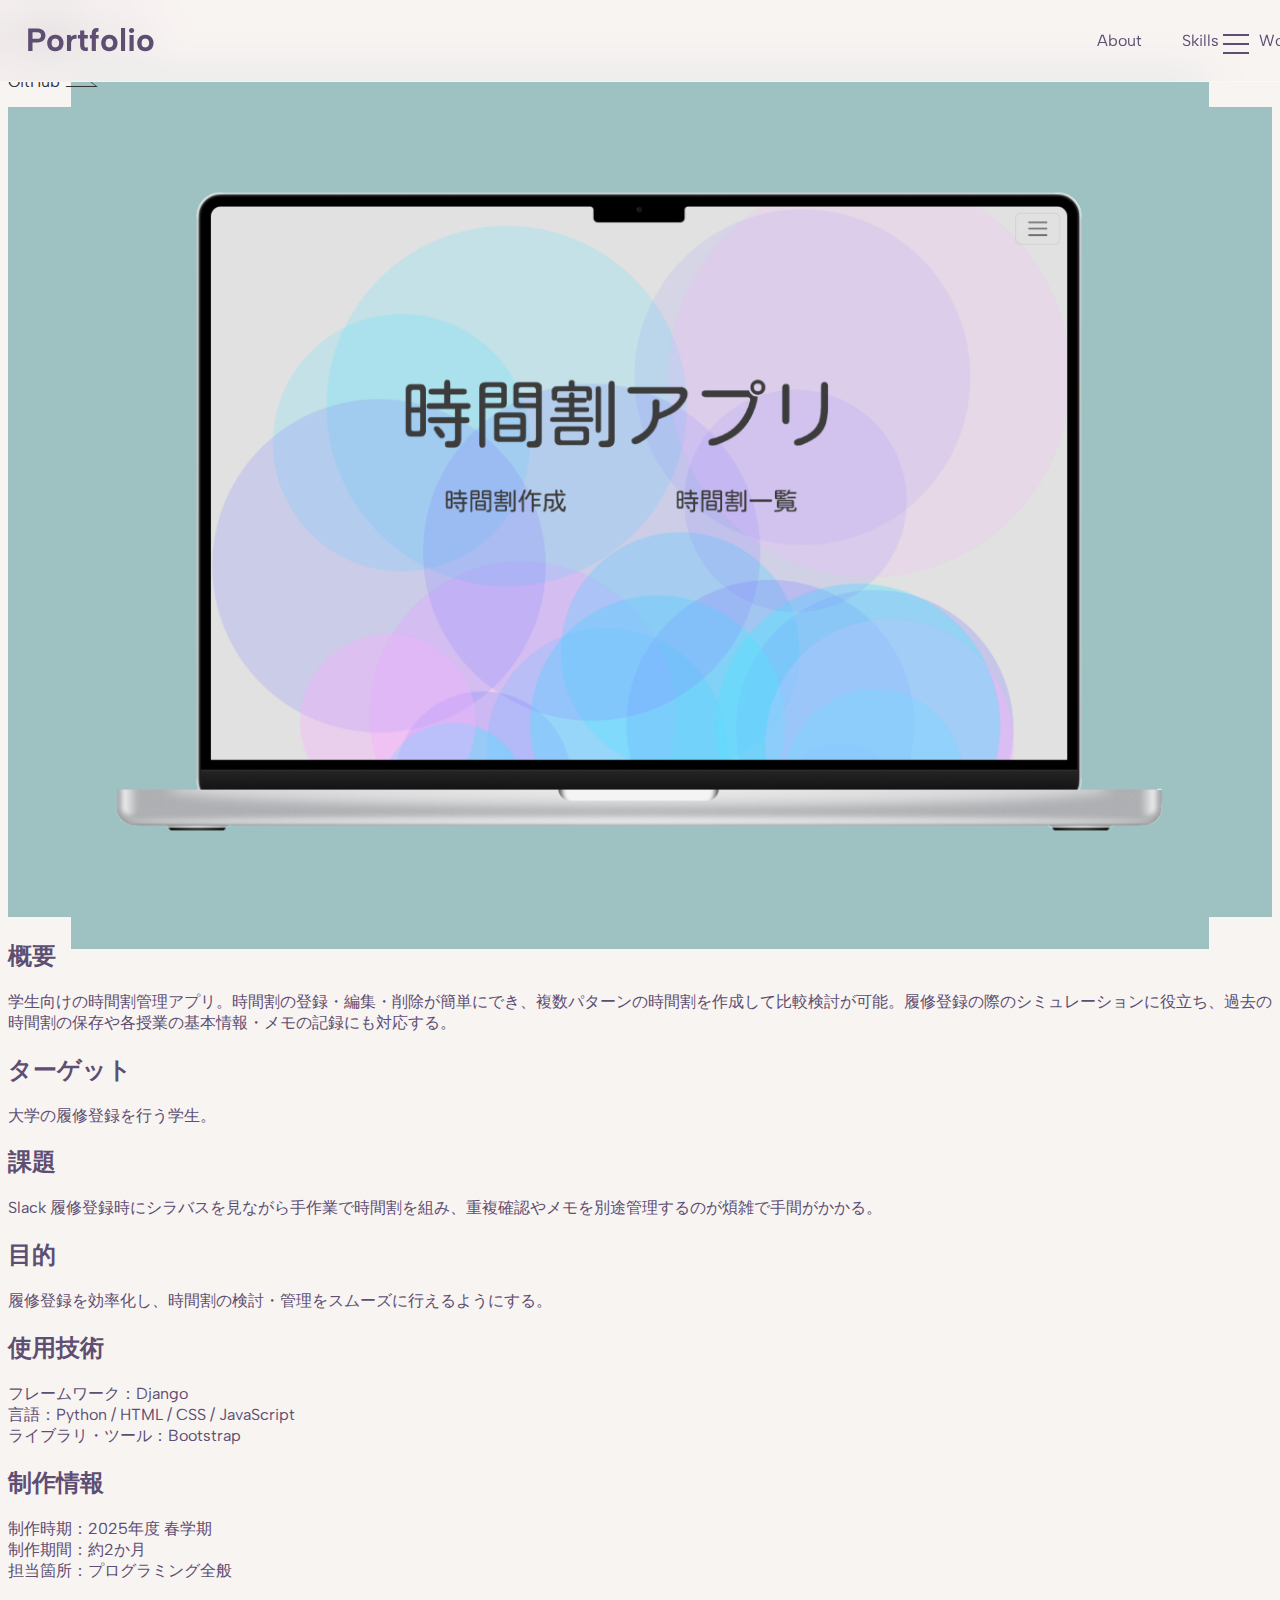
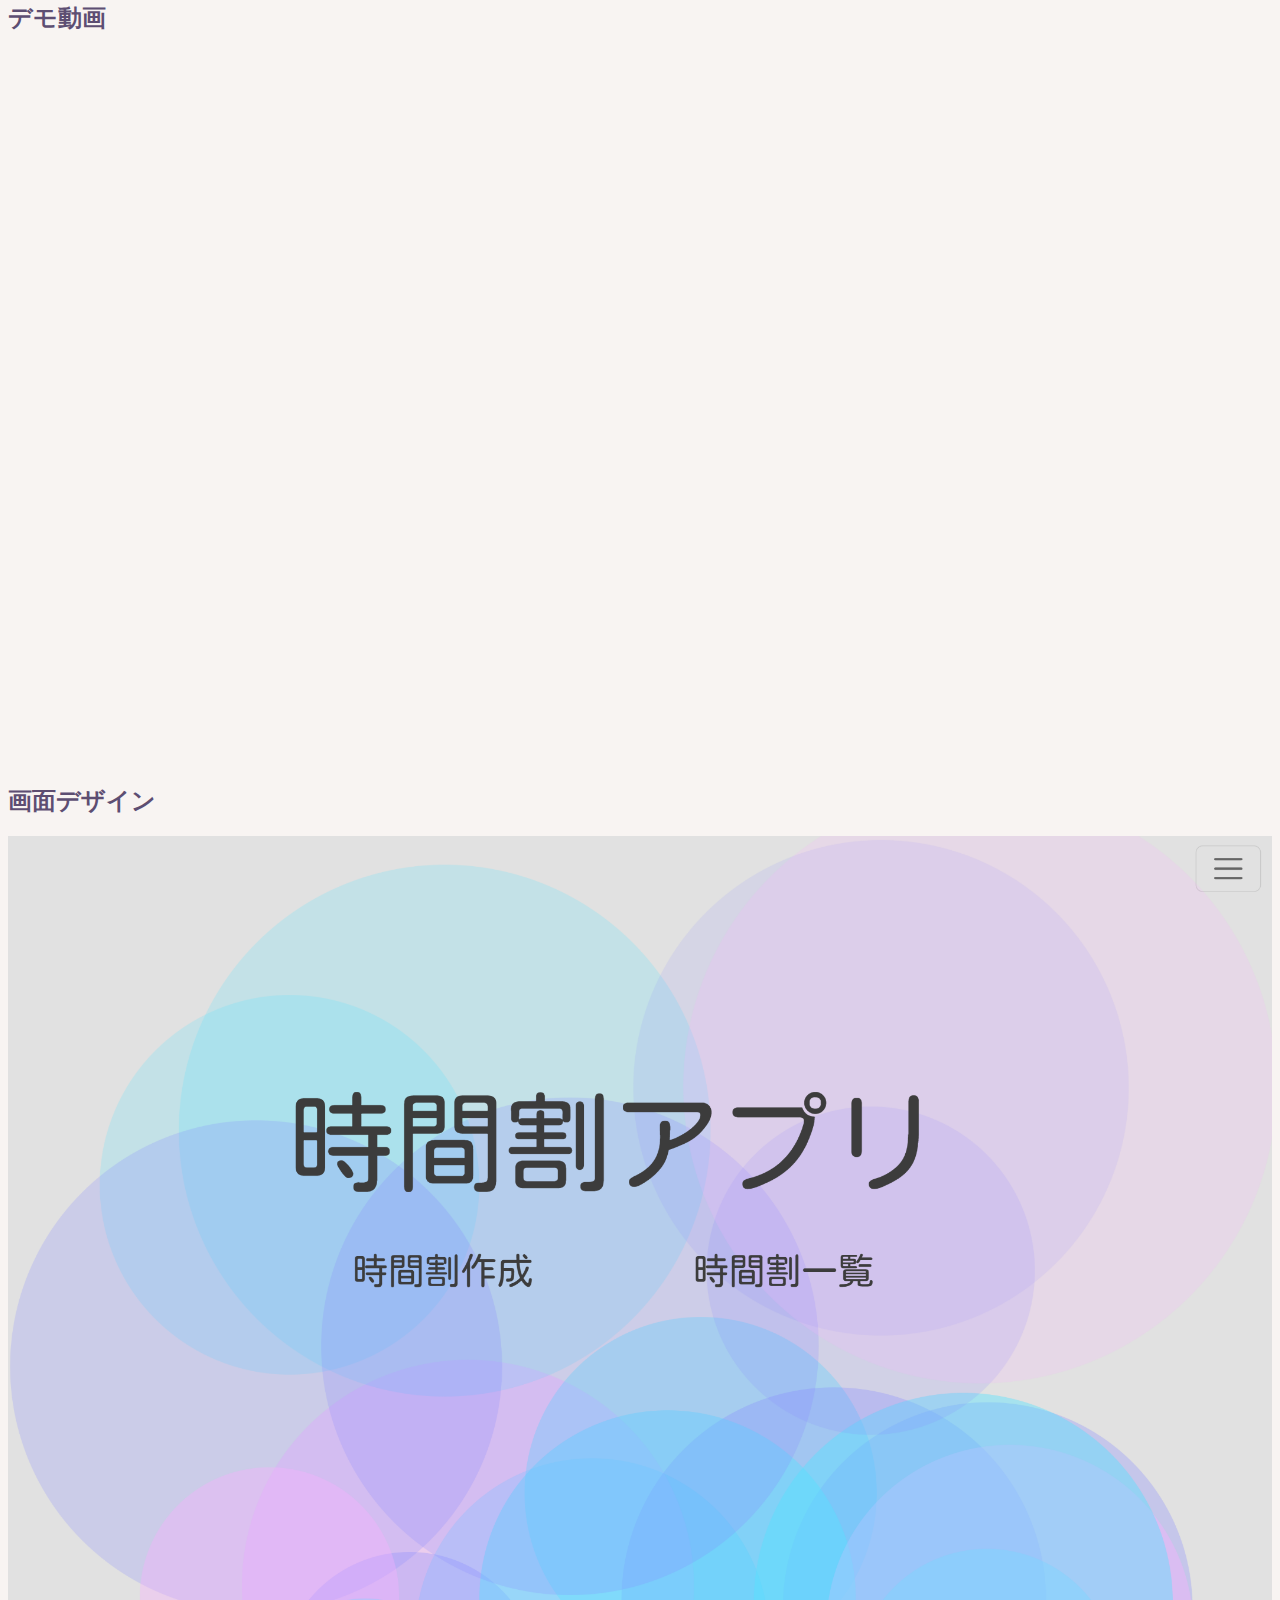
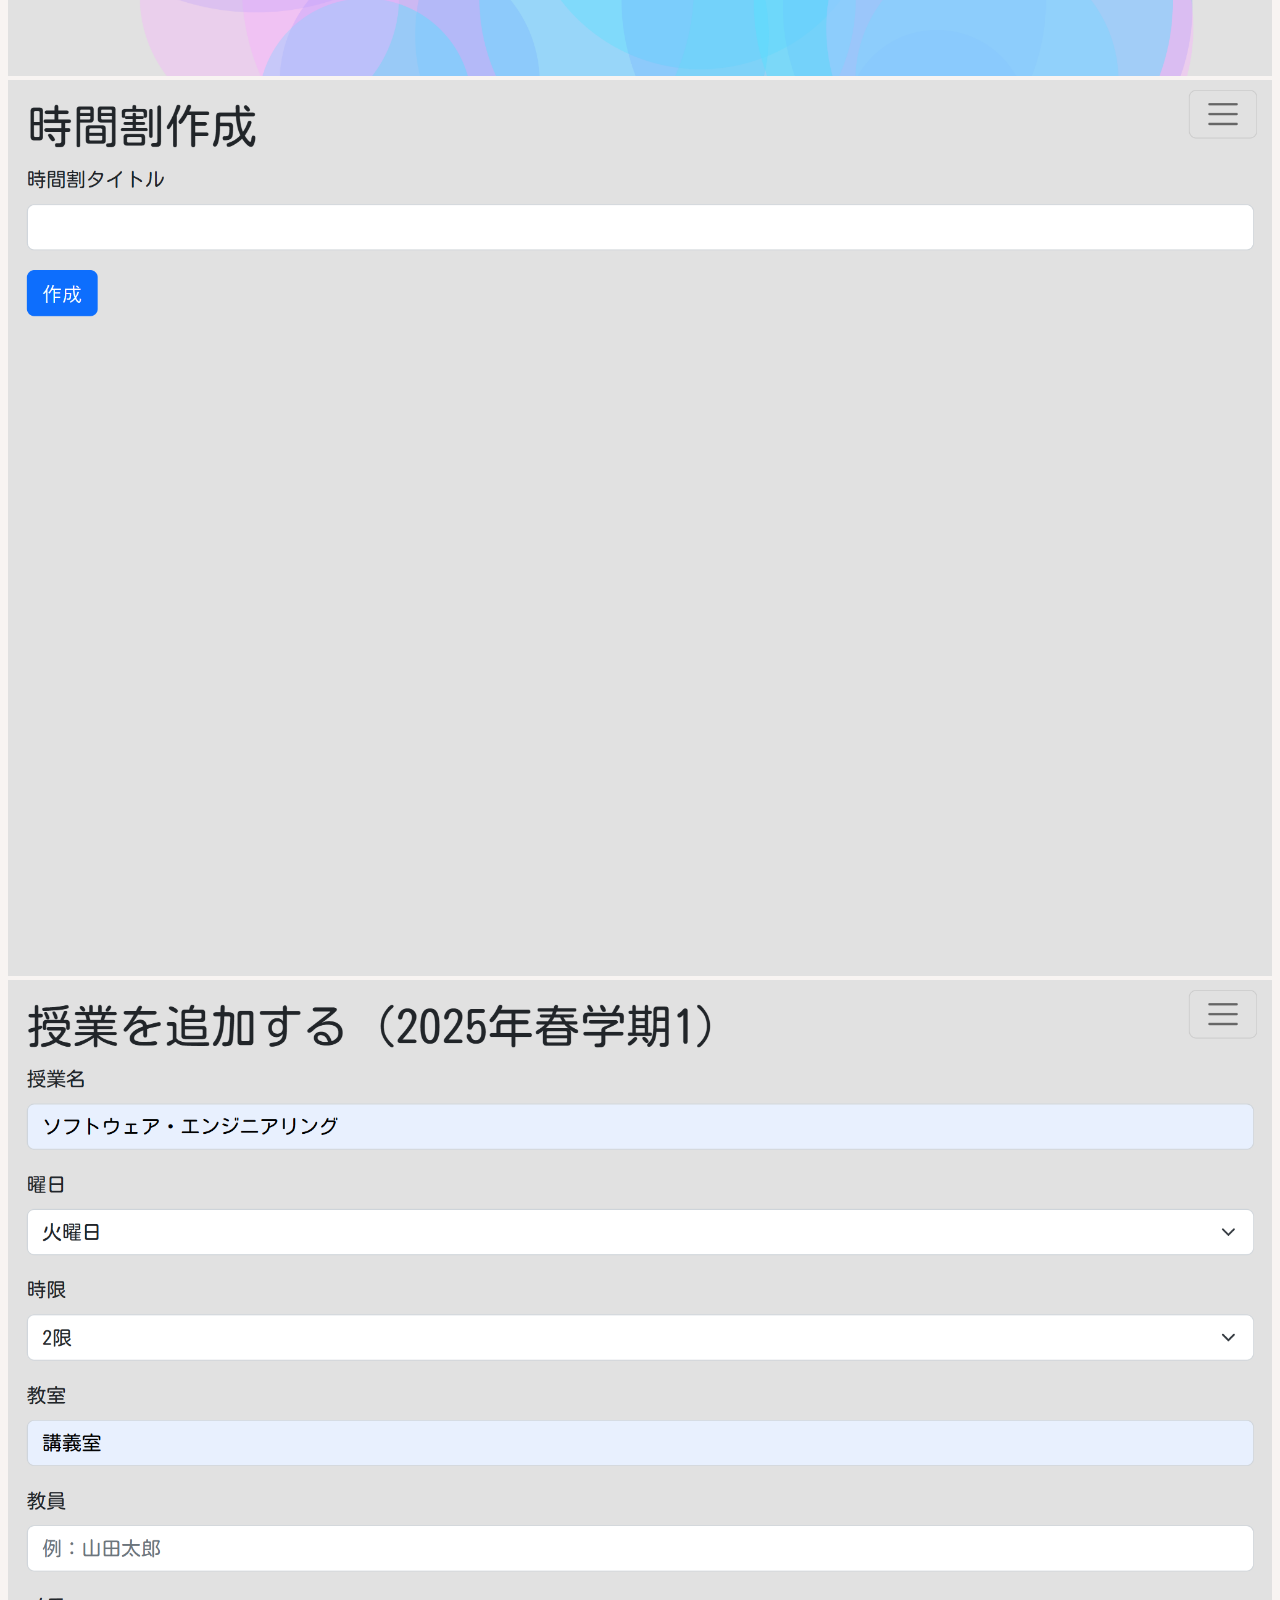
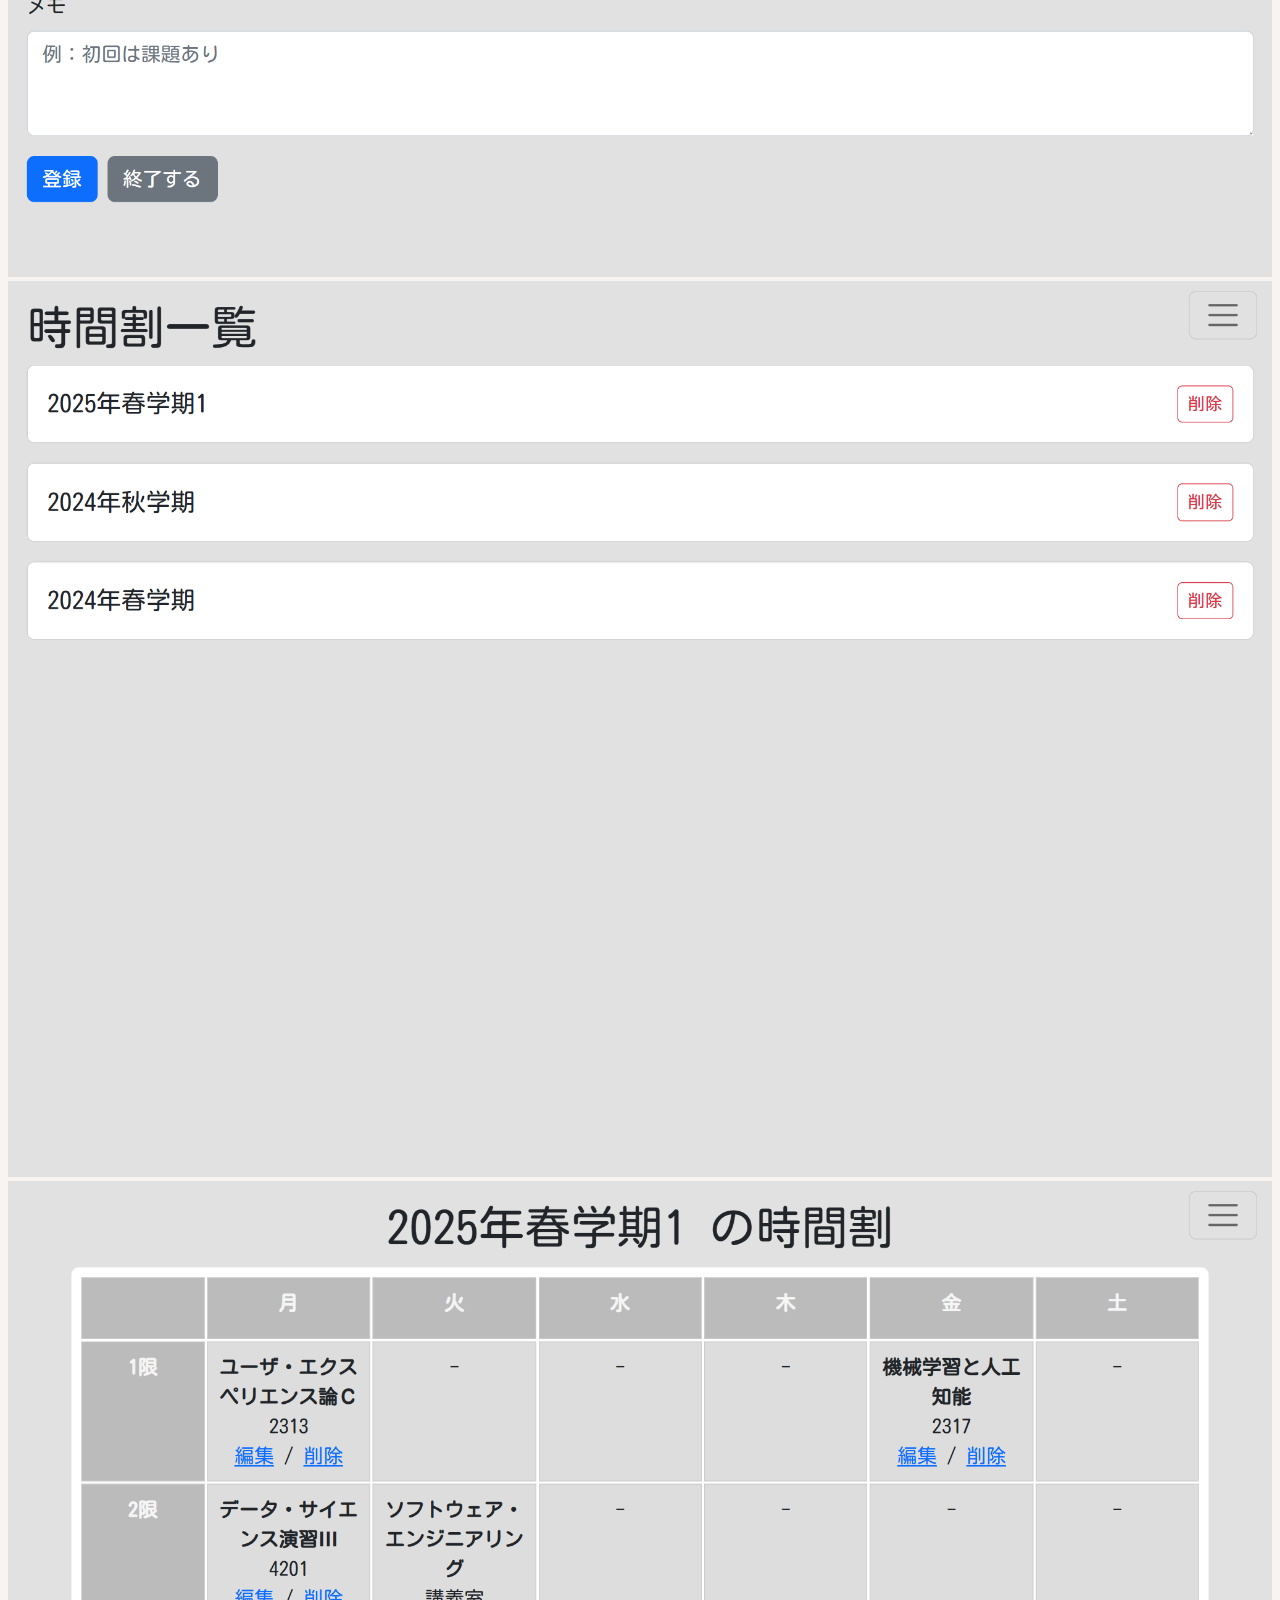
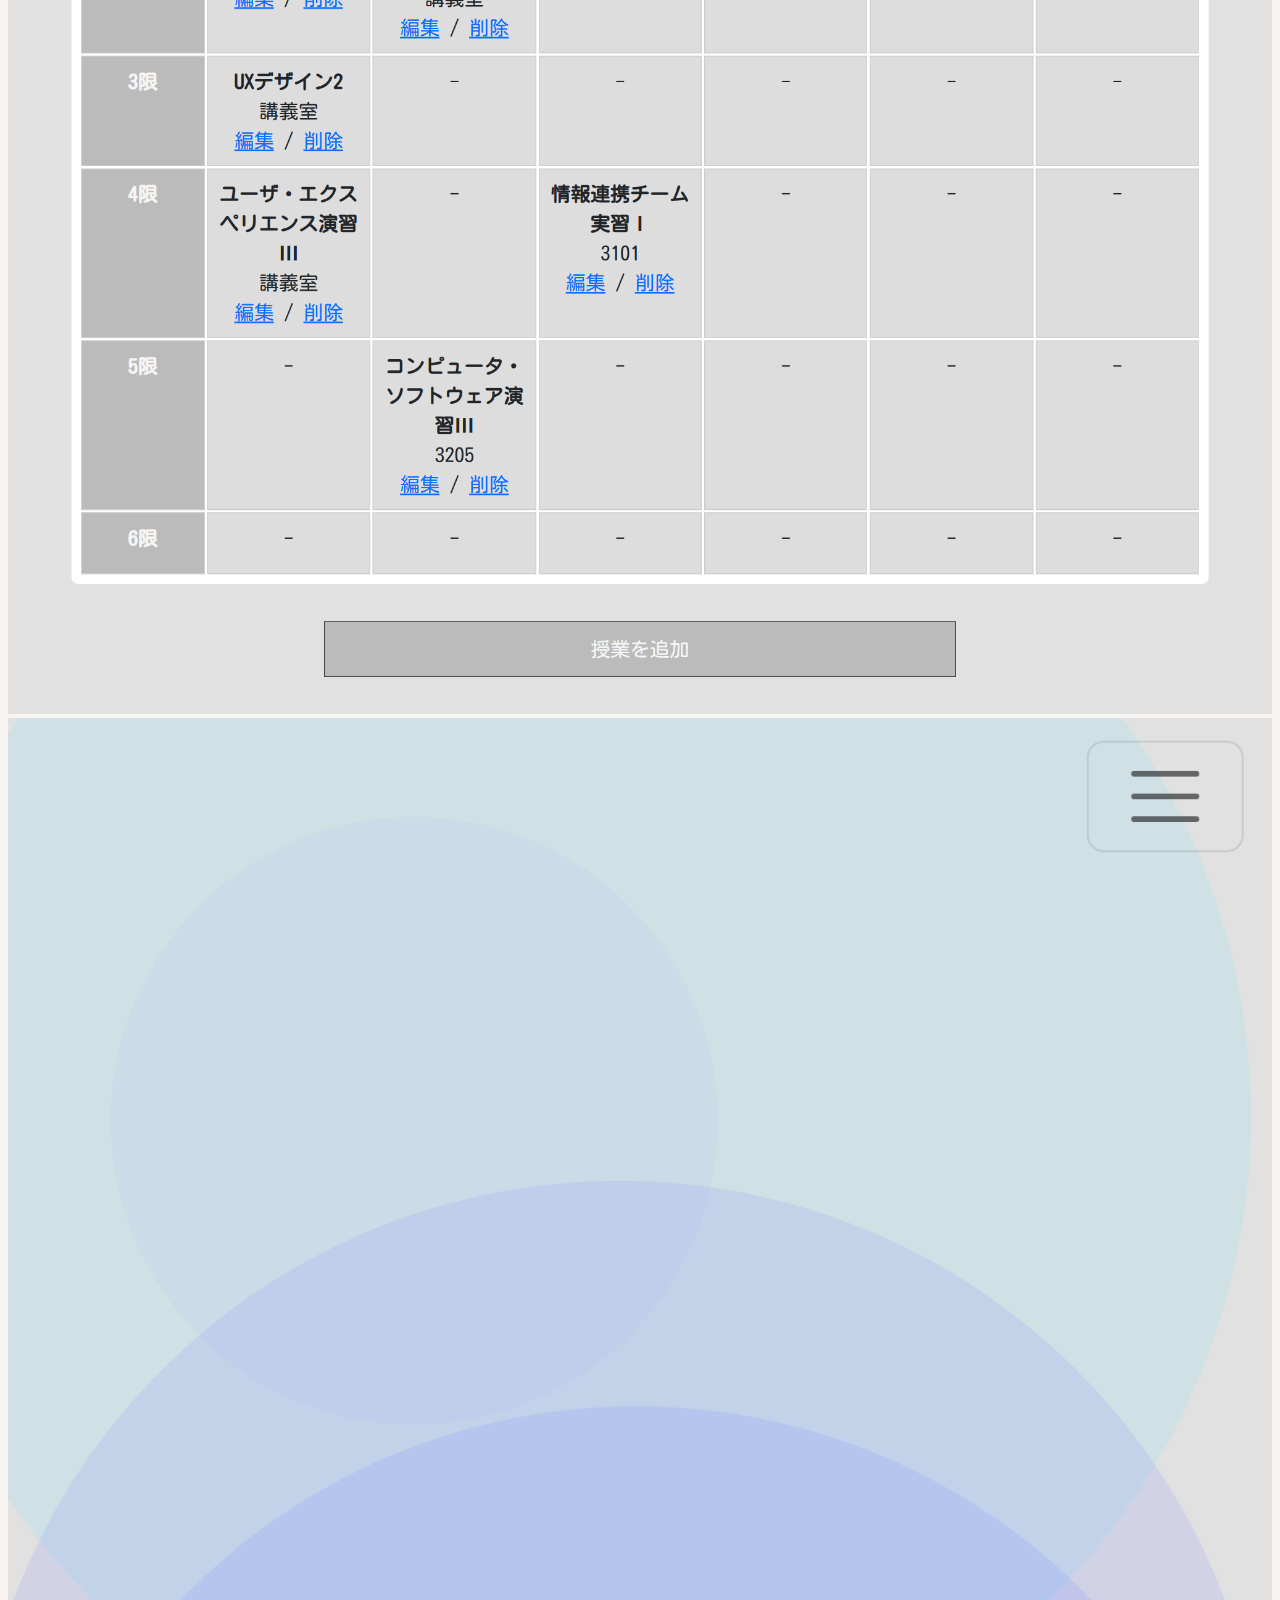
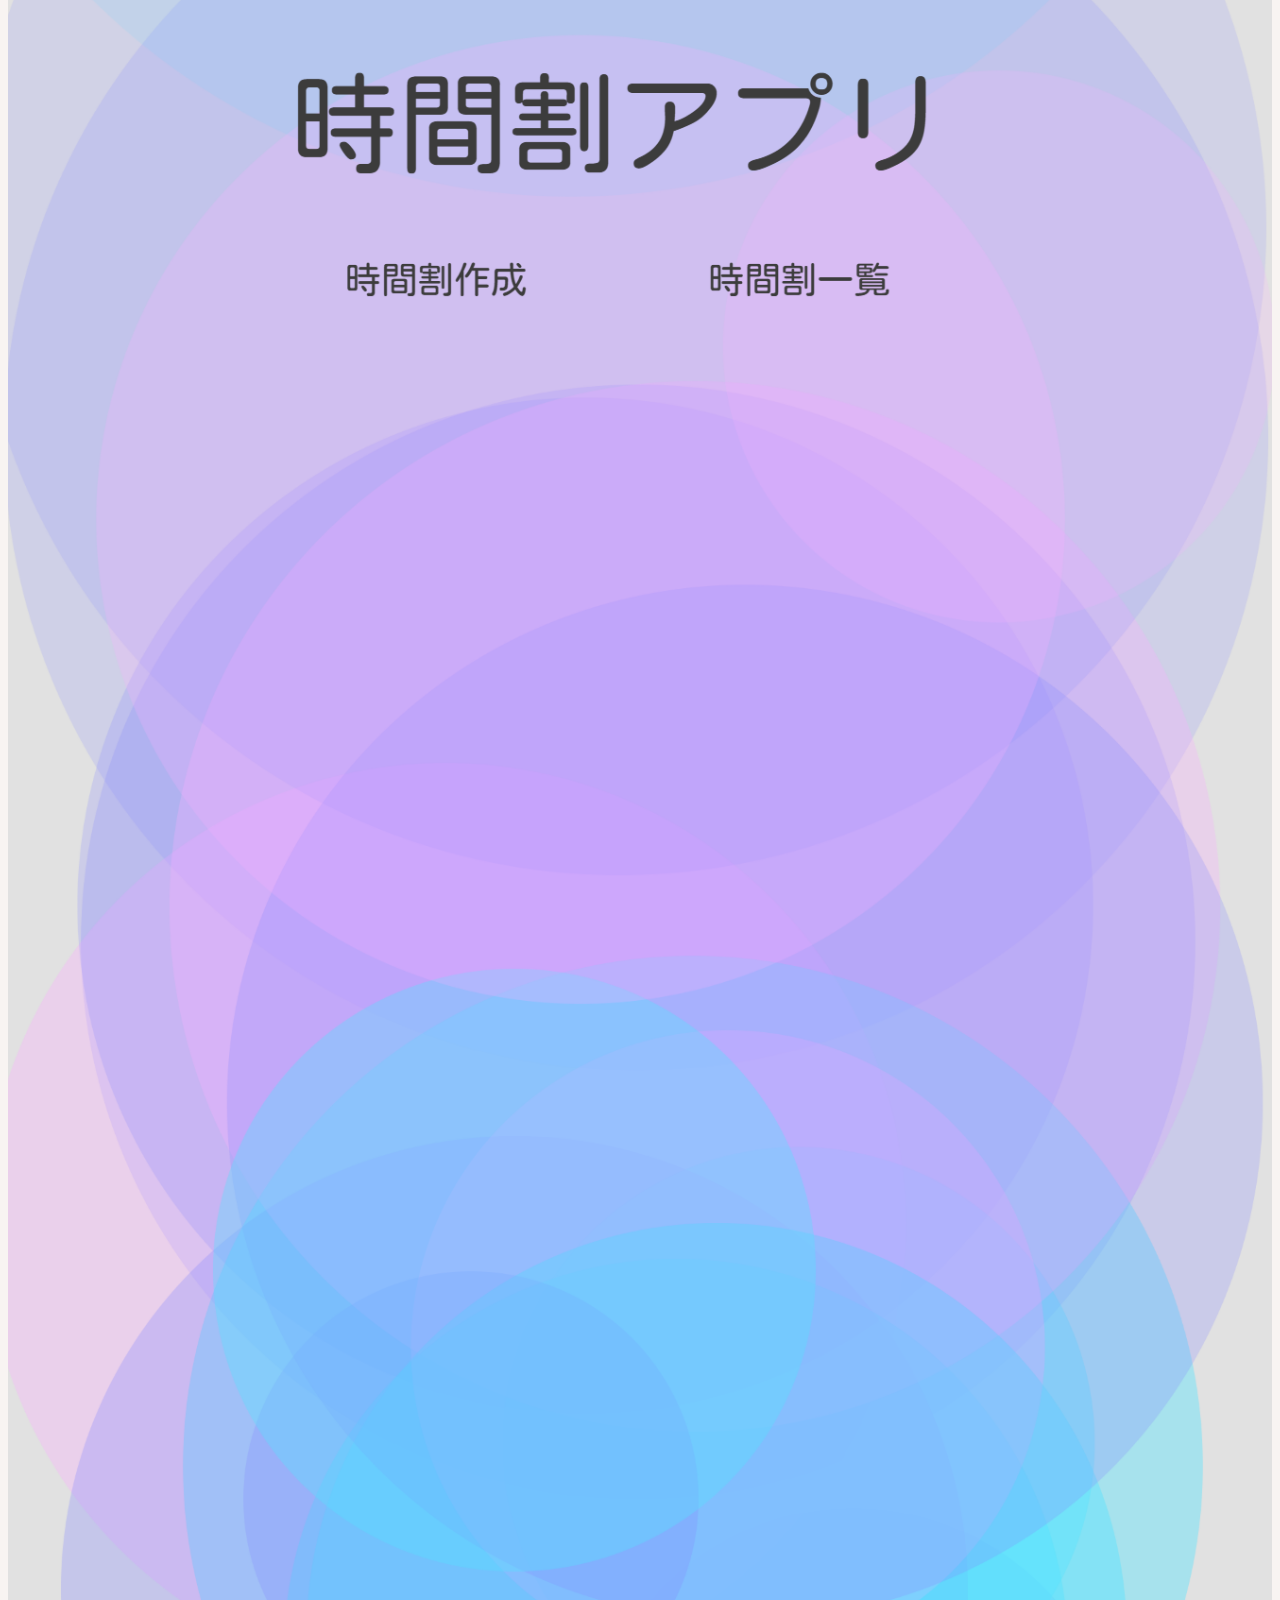
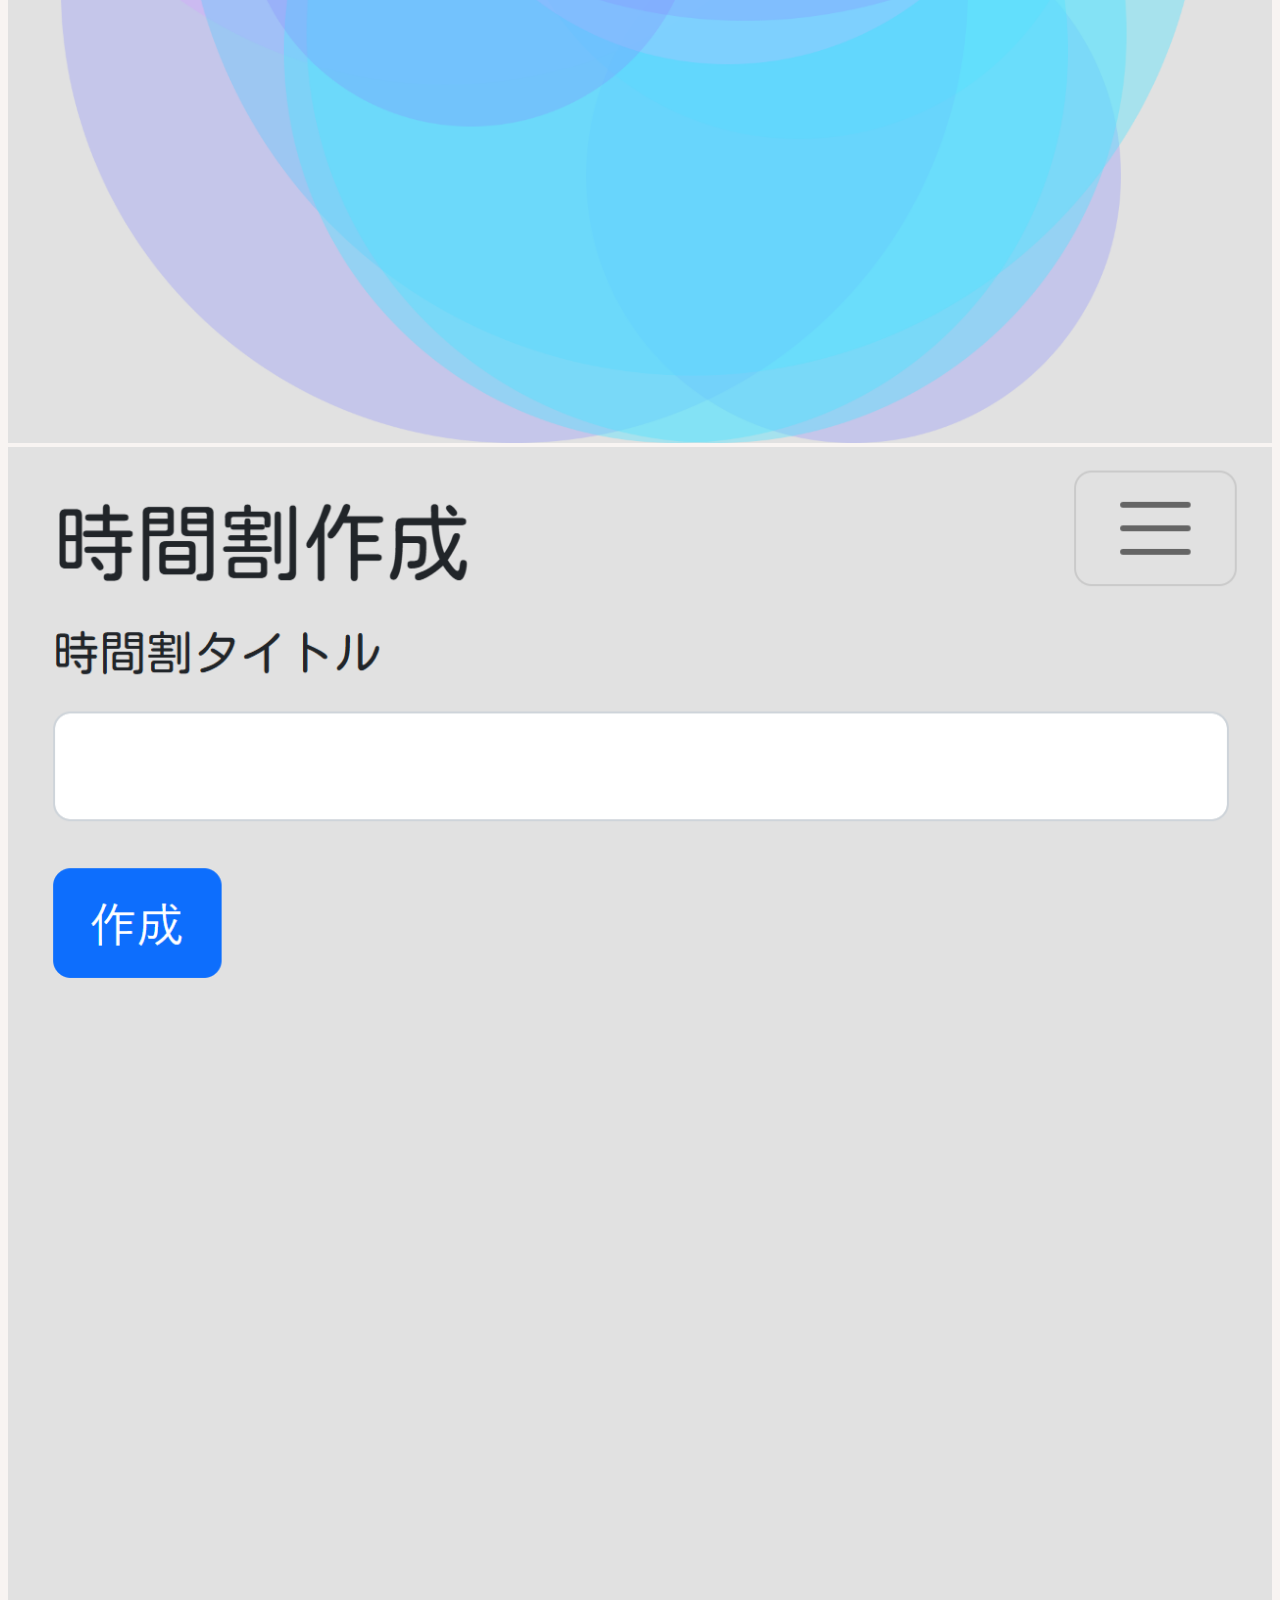
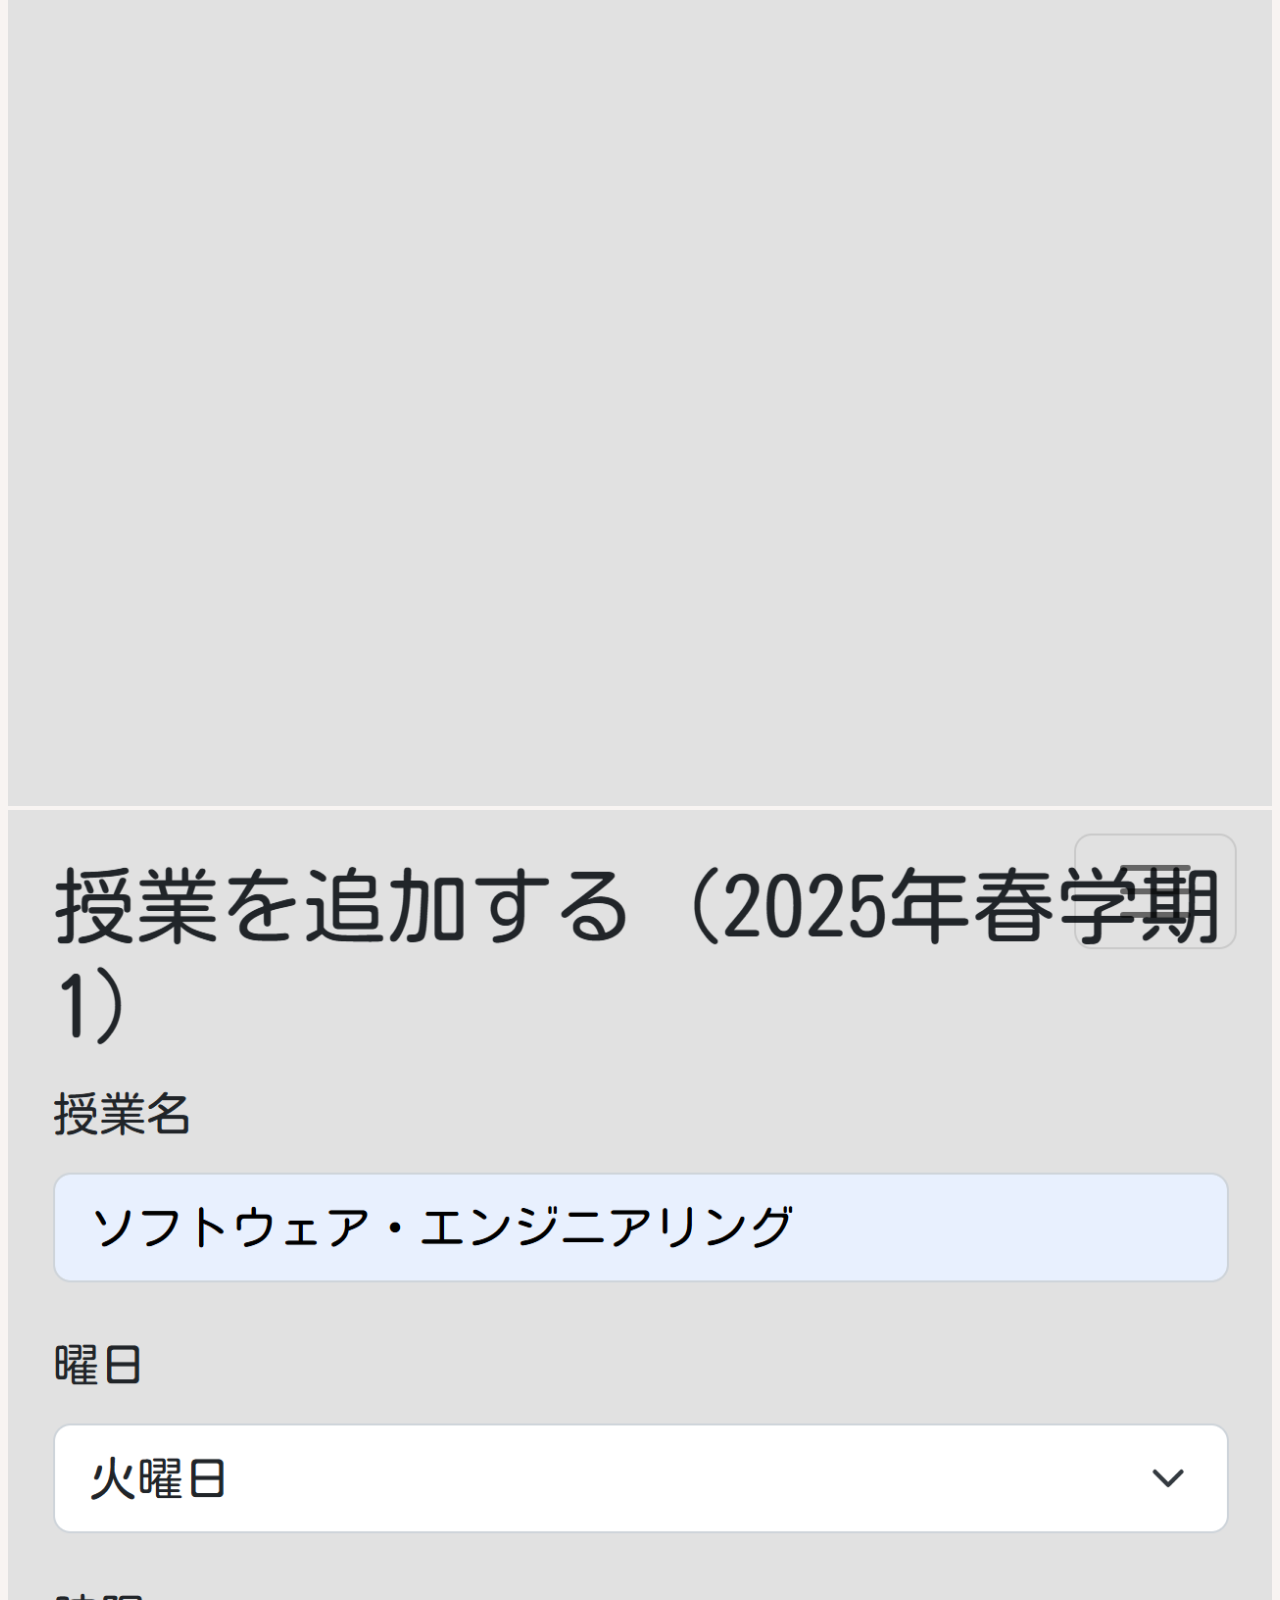
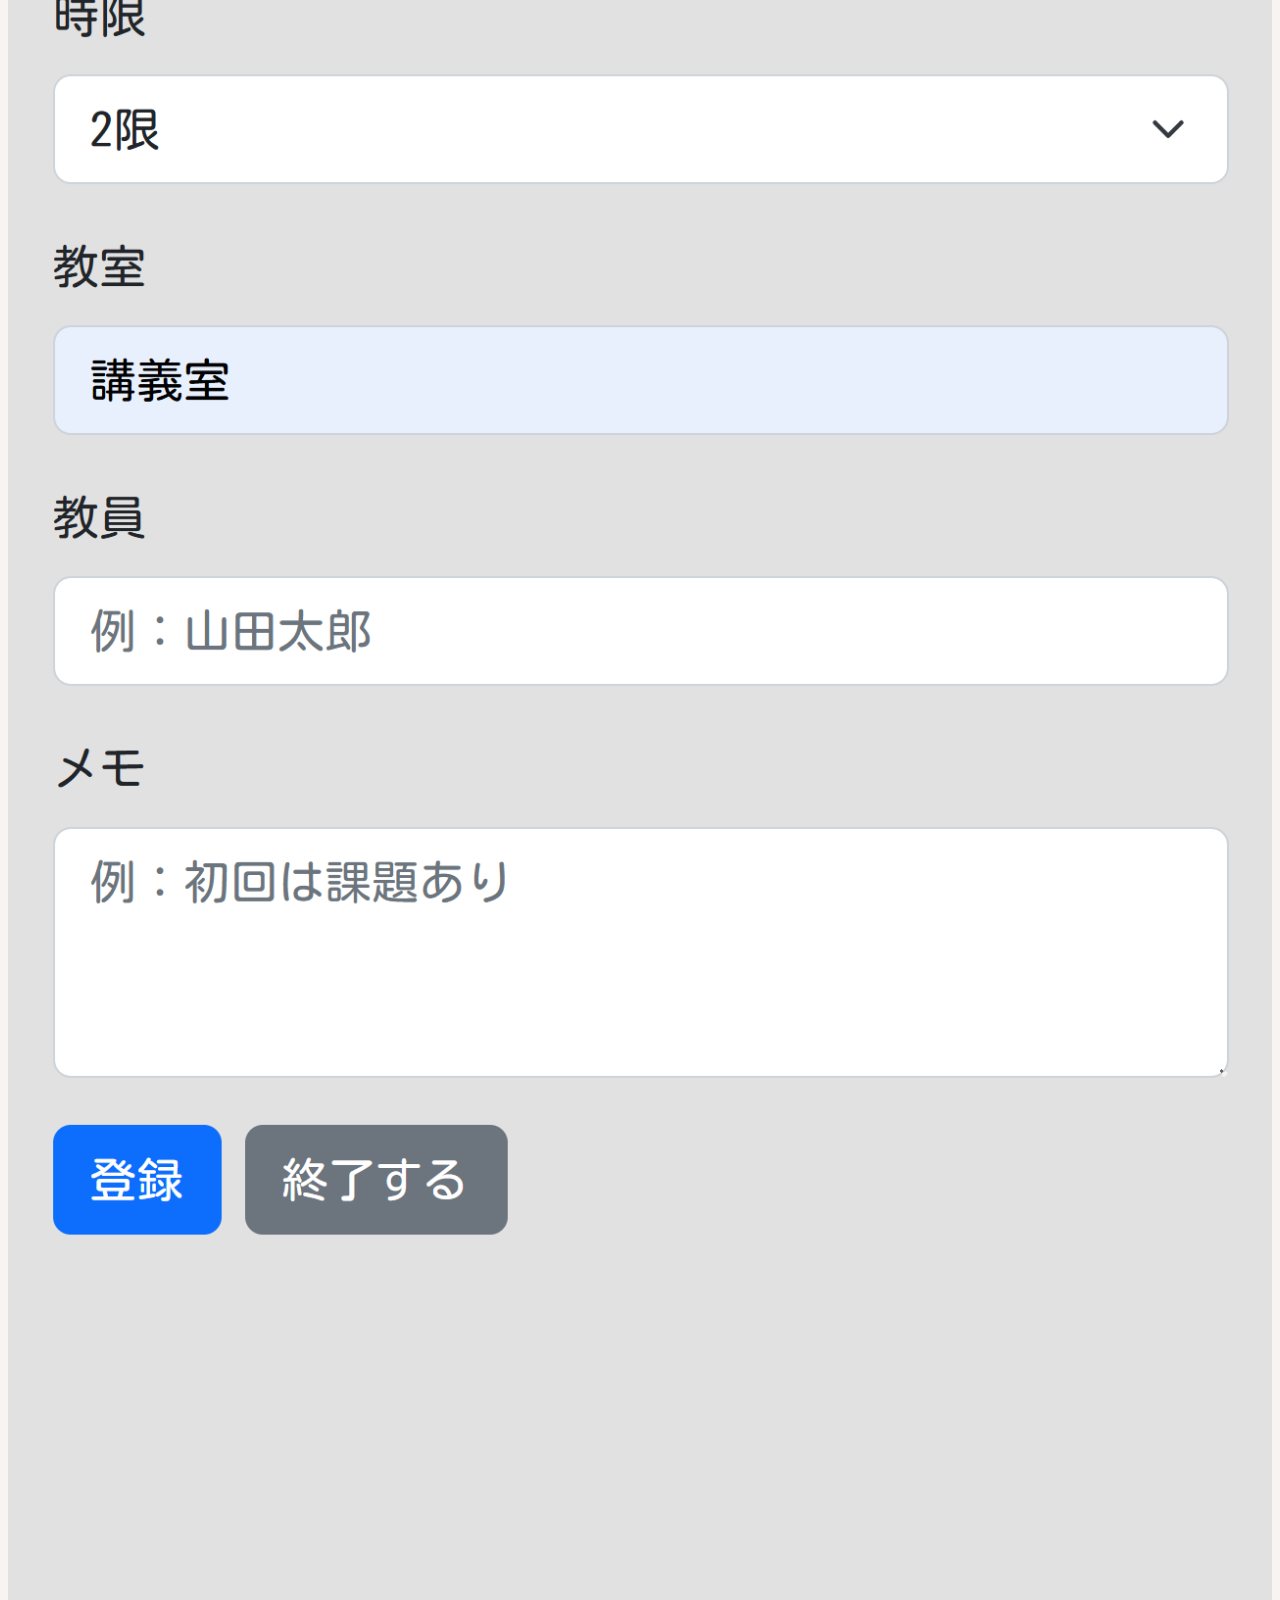
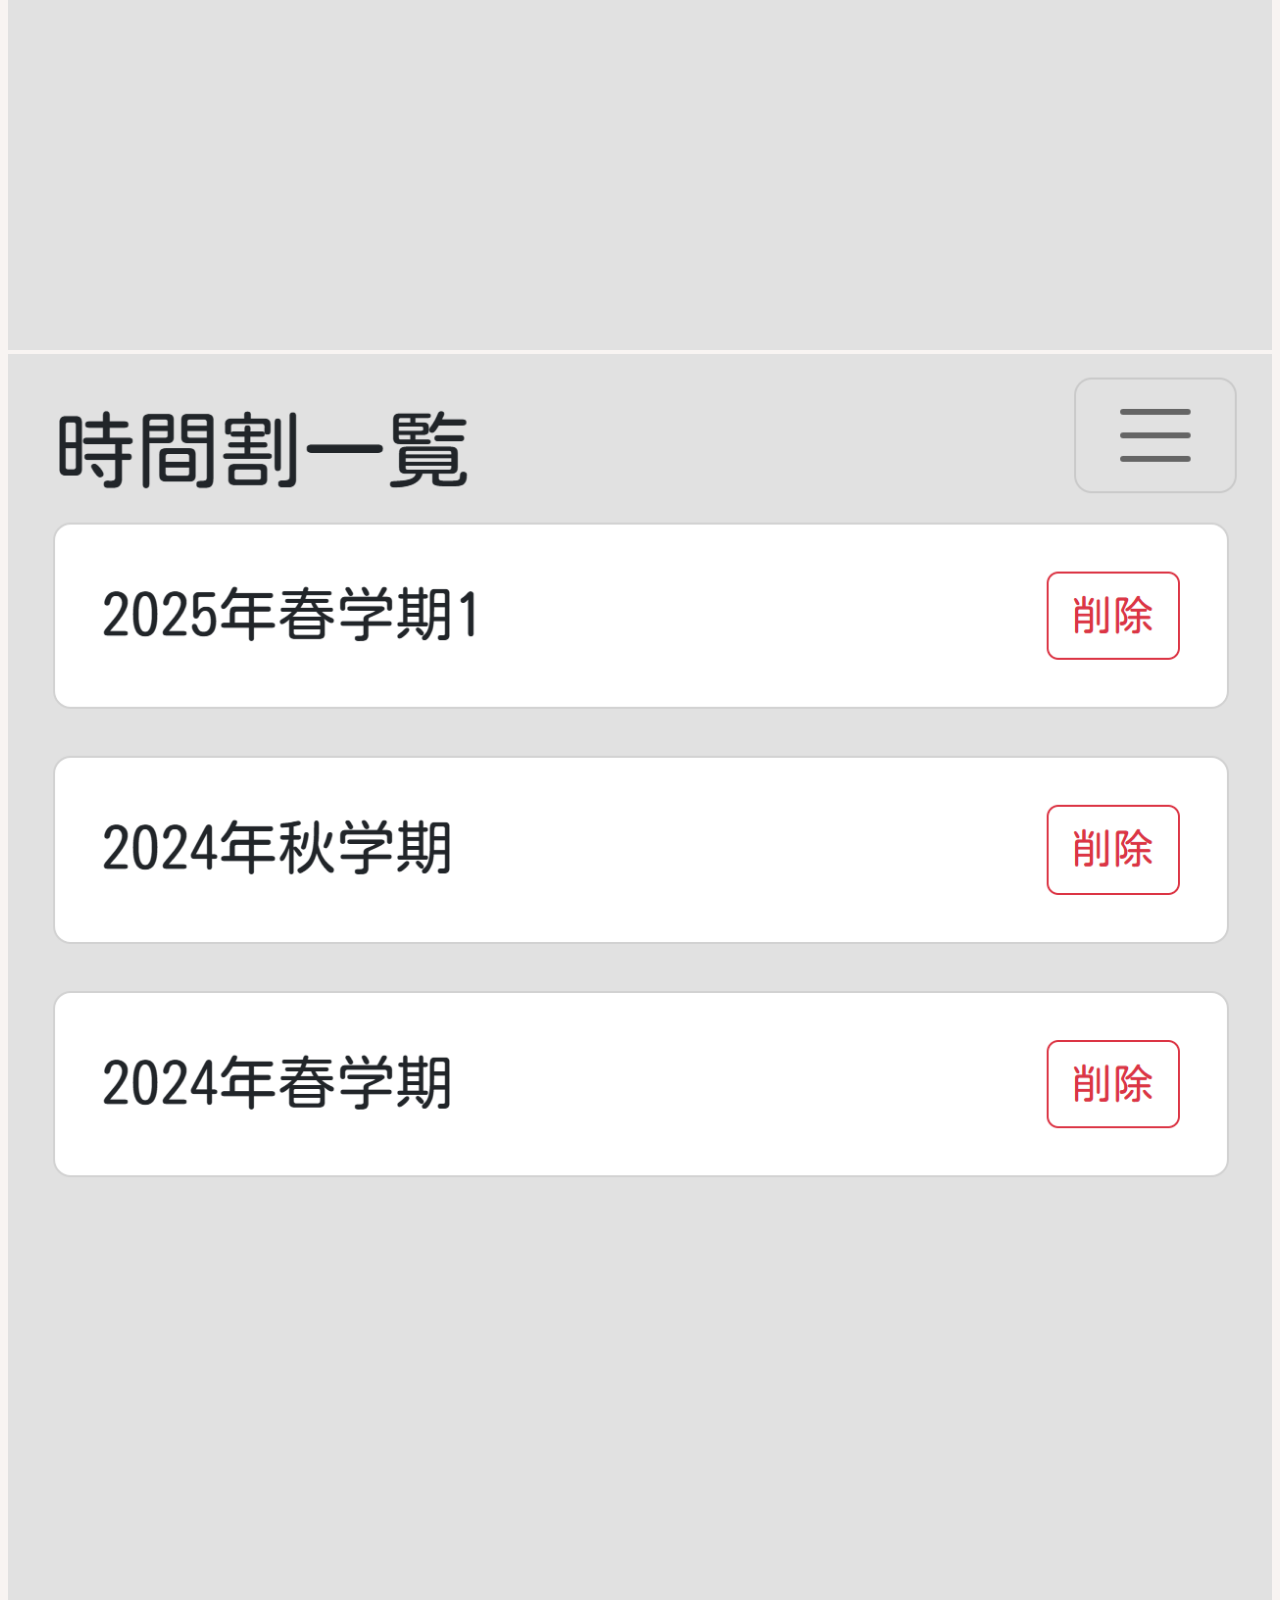
<file: timetable.html>
<!DOCTYPE html>
<html lang="ja">
  <head>
    <meta charset="utf-8" />
    <title>Portfolio</title>
    <meta name="viewport" content="width=device-width, initial-scale=1">
    <link href="https://cdn.jsdelivr.net/npm/bootstrap@5.3.0/dist/css/bootstrap.min.css" rel="stylesheet" integrity="sha384-9ndCyUaIbzAi2FUVXJi0CjmCapSmO7SnpJef0486qhLnuZ2cdeRhO02iuK6FUUVM" crossorigin="anonymous">
    <link href="css/works_common.css" rel="stylesheet">
    <link href="css/common.css" rel="stylesheet">
    <link rel="preconnect" href="https://fonts.googleapis.com">
    <link rel="preconnect" href="https://fonts.gstatic.com" crossorigin>
    <link href="https://fonts.googleapis.com/css2?family=Albert+Sans:wght@100..900&family=Zen+Kaku+Gothic+New:wght@400;500;700&display=swap" rel="stylesheet">
  </head>
  <body>
    <div id="header1" class="d-none d-md-flex albert-sans-title">
      <h1><a href="index.html">Portfolio</a></h1>
      <nav>
          <ul>
              <li><a href="index.html#about_me">About</a></li>
              <li><a href="index.html#skill">Skills</a></li>
              <li><a href="index.html#works">Works</a></li>
          </ul>
      </nav>
    </div>

    <div id="header2" class="d-block d-md-none albert-sans-title">
      <button class="hamburger-overlay" aria-label="メニュー" aria-controls="overlay-menu" aria-expanded="false">
        <span class="hamburger-overlay__line"></span>
        <span class="hamburger-overlay__line"></span>
        <span class="hamburger-overlay__line"></span>
      </button>

      <nav id="overlay-menu" class="nav-overlay" aria-hidden="true">
        <div class="nav-overlay__content">
          <ul class="nav-overlay__list">
            <li class="nav-overlay__item"><a href="index.html" class="nav-overlay__link">Home</a></li>
            <li class="nav-overlay__item"><a href="index.html#about_me" class="nav-overlay__link">About</a></li>
            <li class="nav-overlay__item"><a href="index.html#skill" class="nav-overlay__link">Skills</a></li>
            <li class="nav-overlay__item"><a href="index.html#works" class="nav-overlay__link">Works</a></li>
          </ul>
        </div>
      </nav>
    </div>

    <div class="container p-3 mt-5 albert-sans-title">
      <div class="row top">
        <div class="col-md-6 order-2 order-md-1 d-md-flex justify-content-center flex-column mt-3 mt-md-0">
          <h2>時間割アプリ</h2>
          <p class="arrowbtn"><a href="https://github.com/s1f10230110/team-timetable">GitHub</a></p>
        </div>
        <div class="col-md-6 order-1 order-md-2 img">
            <img class="img-fluid" src="img/timetable/laptop/p_timetable.png" alt="">
        </div>
      </div>
      
      <div class="mt-5 mt-md-3">
        <h2>概要</h2>
        <p>学生向けの時間割管理アプリ。時間割の登録・編集・削除が簡単にでき、複数パターンの時間割を作成して比較検討が可能。履修登録の際のシミュレーションに役立ち、過去の時間割の保存や各授業の基本情報・メモの記録にも対応する。</p>
      </div>

      <div class="mt-3">
        <h2>ターゲット</h2>
        <p>大学の履修登録を行う学生。</p>
      </div>

      <div class="mt-3">
        <h2>課題</h2>
        <p>Slack 履修登録時にシラバスを見ながら手作業で時間割を組み、重複確認やメモを別途管理するのが煩雑で手間がかかる。</p>
      </div>

      <div class="mt-3">
        <h2>目的</h2>
        <p>履修登録を効率化し、時間割の検討・管理をスムーズに行えるようにする。</p>
      </div>

      <div class="mt-3">
        <h2>使用技術</h2>
        <p>フレームワーク：Django<br>言語：Python / HTML / CSS / JavaScript<br>ライブラリ・ツール：Bootstrap</p>
      </div>

      <div class="mt-3">
        <h2>制作情報</h2>
        <p>制作時期：2025年度 春学期<br>制作期間：約2か月<br>担当箇所：プログラミング全般</p>
      </div>

      <div class="mt-4">
        <h2>デモ動画</h2>
          <div class="iframe-wrapper">
            <iframe src="https://drive.google.com/file/d/12R6cWNMkzXXR7EUruo0w37omL3kapq2o/preview" frameborder="0" allow="accelerometer; autoplay; clipboard-write; encrypted-media; gyroscope; picture-in-picture" allowfullscreen></iframe>
          </div>
      </div>

      <div class="row mt-4">
        <h2>画面デザイン</h2>
        <div class="col-md-8">
          <img class="my-2 pe-md-3" src="img/timetable/laptop/l_index.png" alt="">
          <img class="my-2 pe-md-3" src="img/timetable/laptop/l_addtimetable.png" alt="">
          <img class="my-2 pe-md-3" src="img/timetable/laptop/l_addclass.png" alt="">
          <img class="my-2 pe-md-3" src="img/timetable/laptop/l_list.png" alt="">
          <img class="my-2 pe-md-3" src="img/timetable/laptop/l_timetable.png" alt="">
        </div>
        <div class="col-md-4">
          <div class="row">
            <div class="col-6 col-md-12">
              <img class="my-2 ps-md-3" src="img/timetable/mobile/m_index.png" alt="">
              <img class="my-2 ps-md-3" src="img/timetable/mobile/m_addtimetable.png" alt="">
              <img class="my-2 ps-md-3" src="img/timetable/mobile/m_addclass.png" alt="">
            </div>
            <div class="col-6 col-md-12">
              <img class="my-2 ps-md-3" src="img/timetable/mobile/m_list.png" alt="">
              <img class="my-2 ps-md-3" src="img/timetable/mobile/m_timetable.png" alt="">
            </div>
          </div>
        </div>
      </div>
    </div>

    <div id="footer"></div>
    
    <script src="js/common.js"></script>
  </body>
</html>
</file>
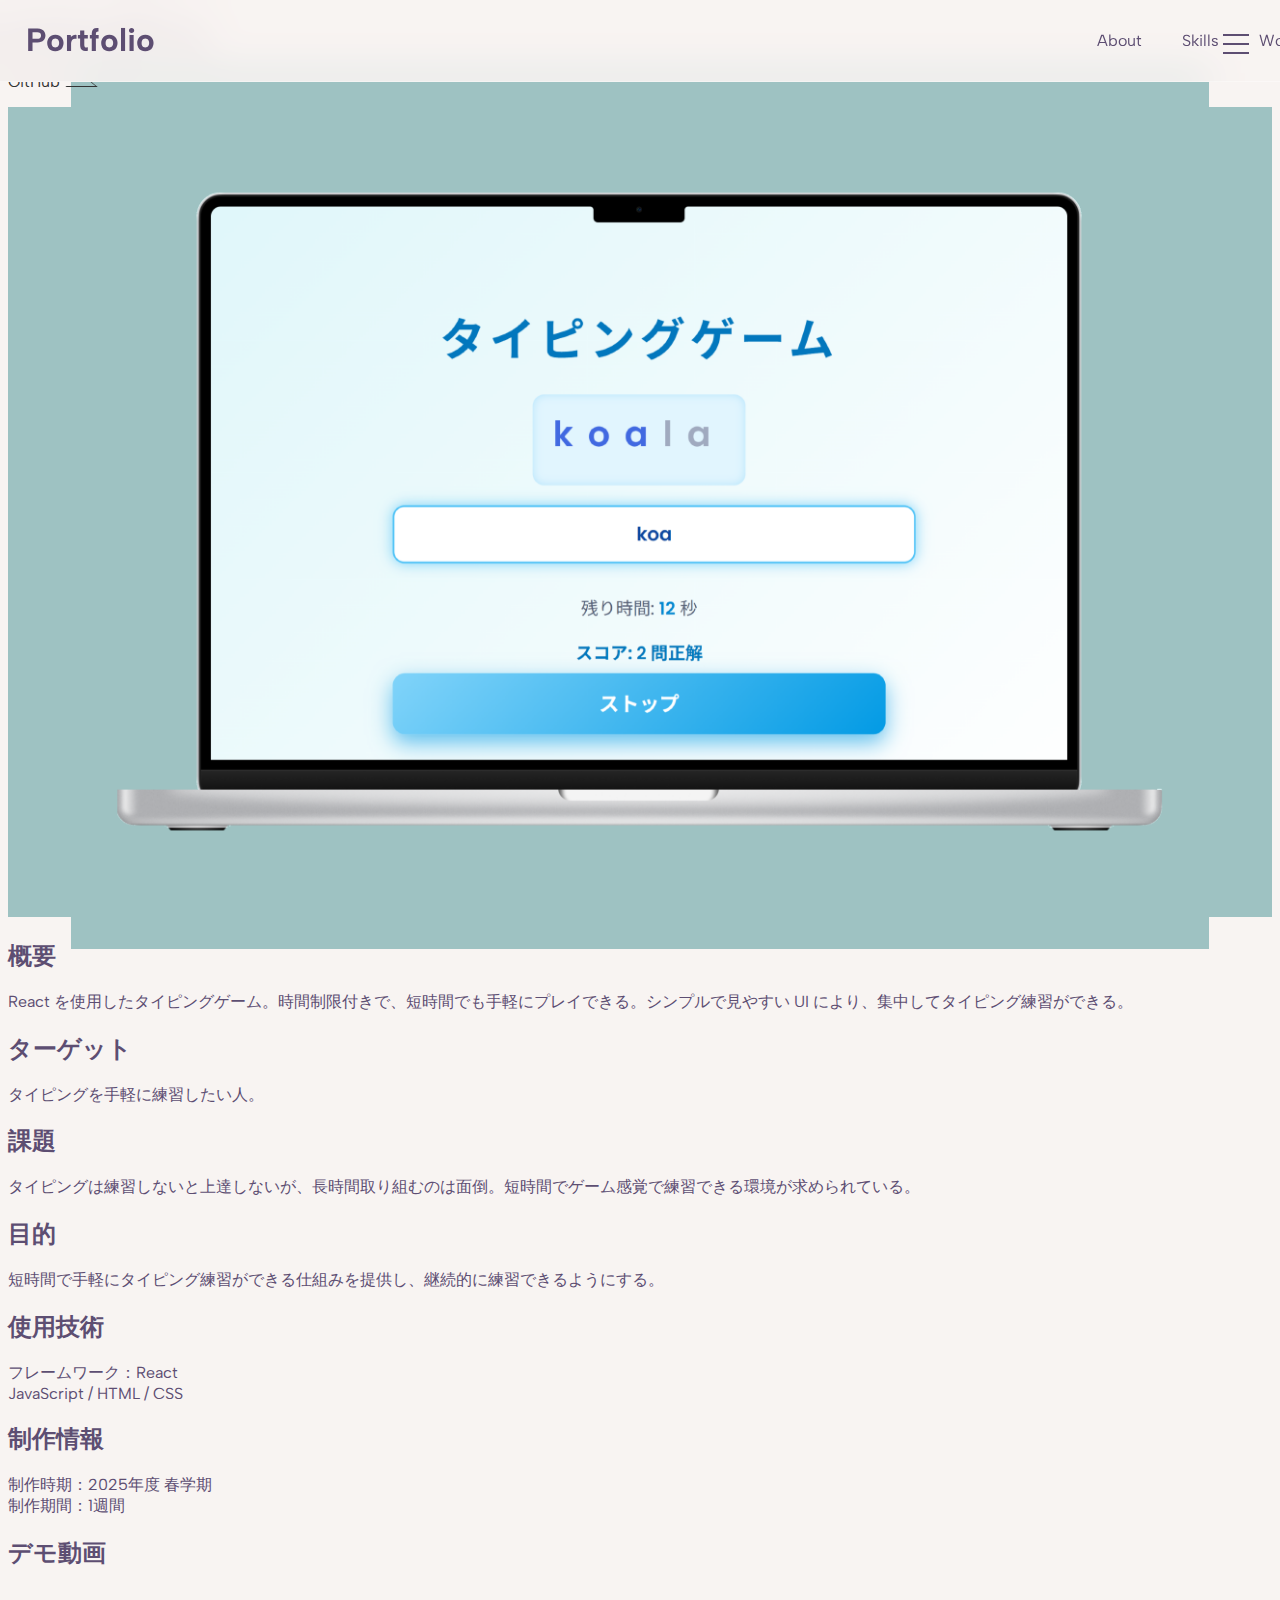
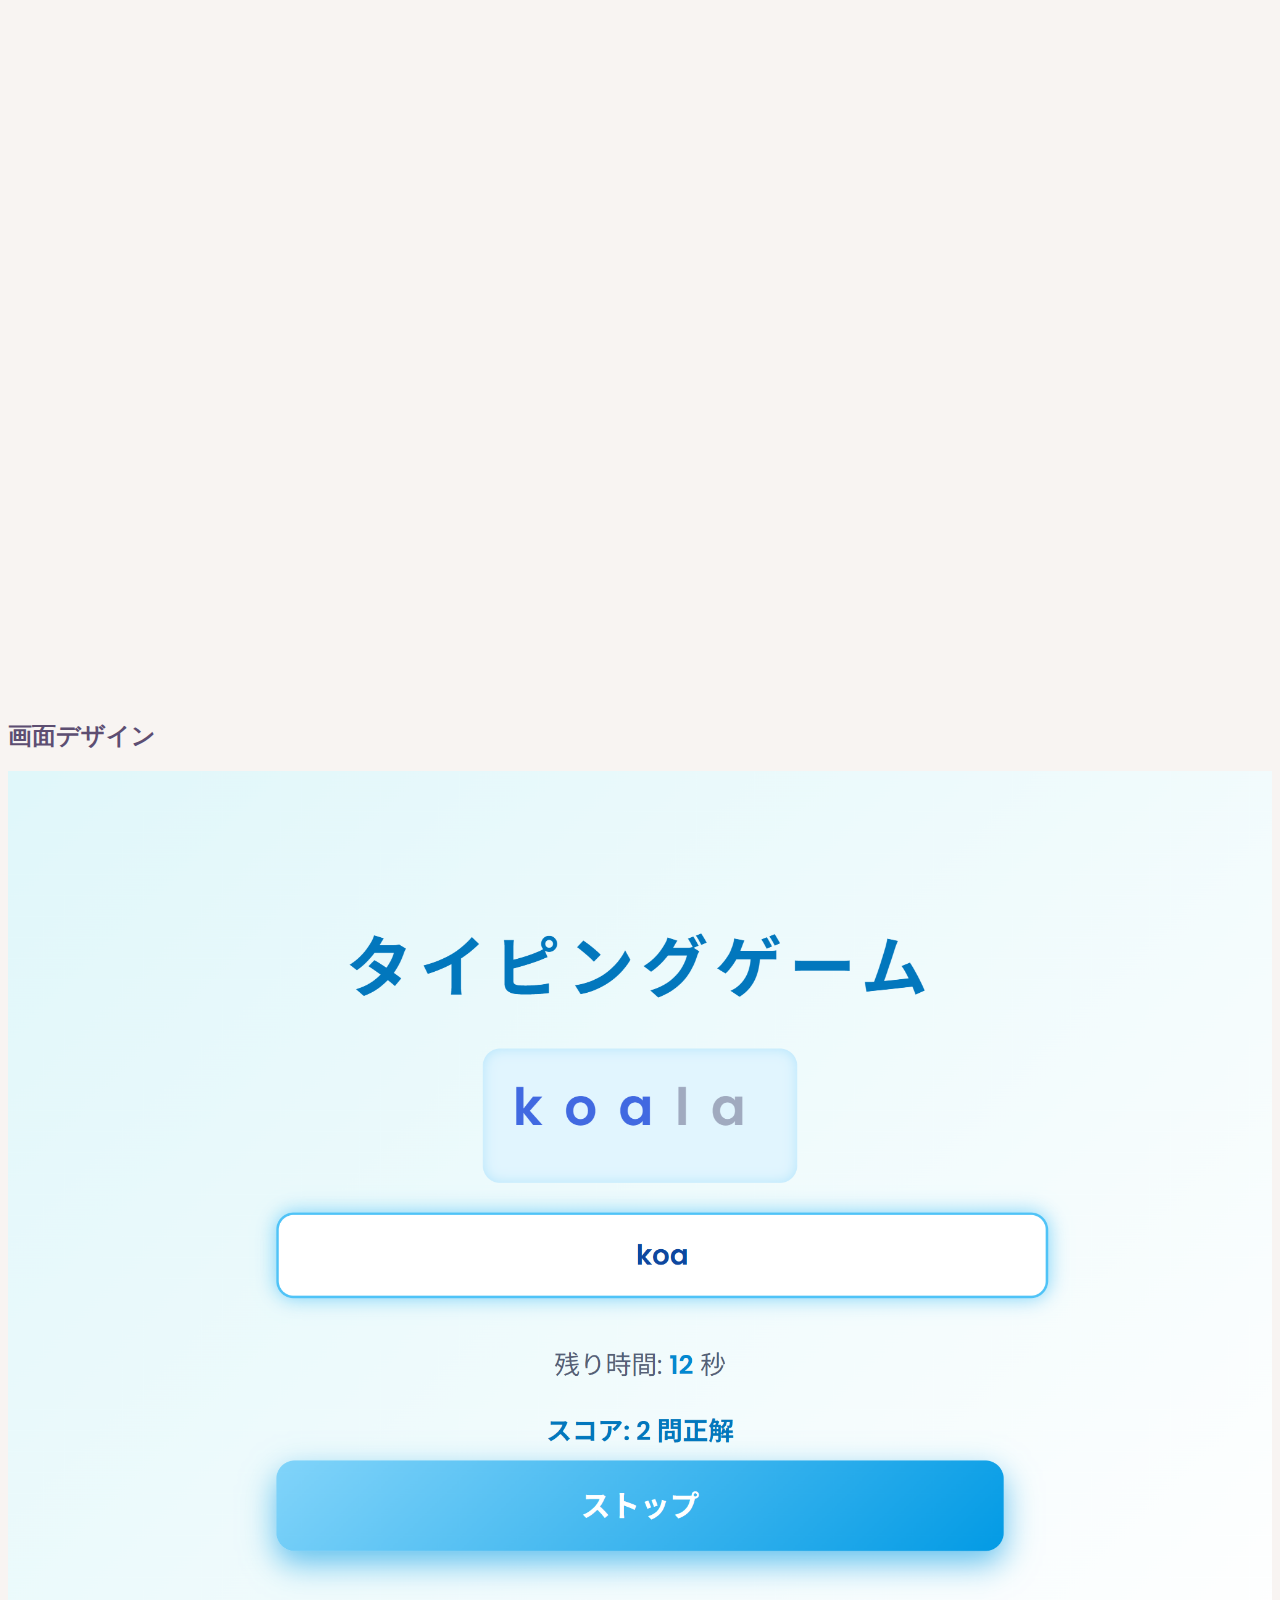
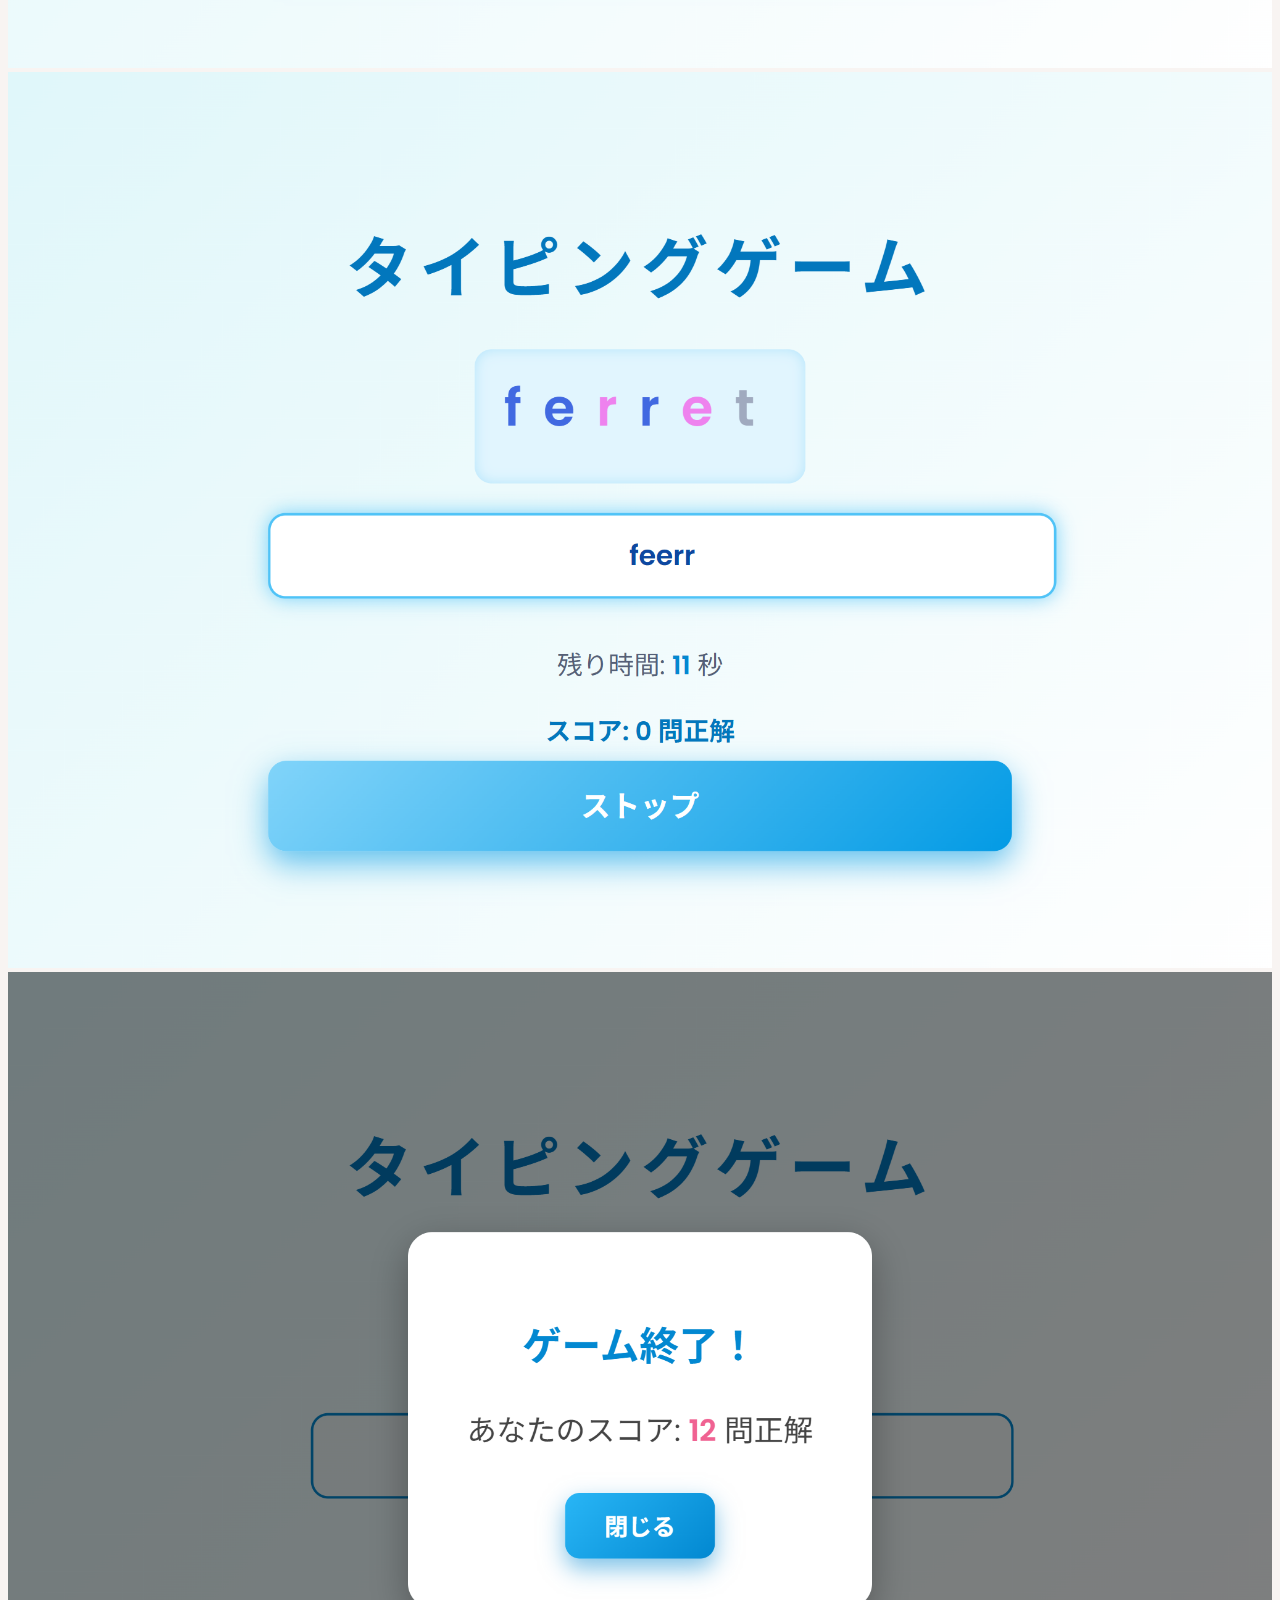
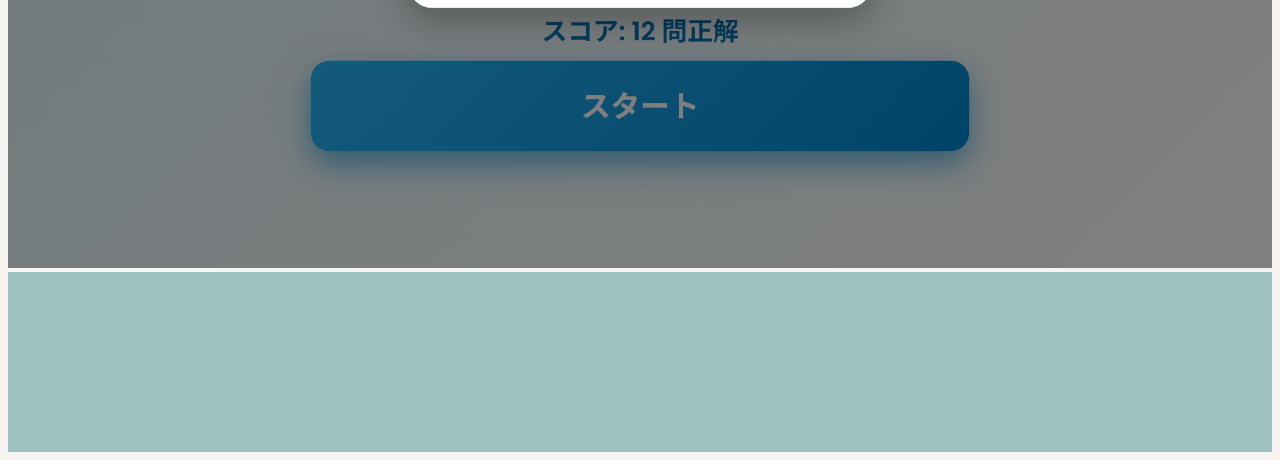
<file: typing.html>
<!DOCTYPE html>
<html lang="ja">
  <head>
    <meta charset="utf-8" />
    <title>Portfolio</title>
    <meta name="viewport" content="width=device-width, initial-scale=1">
    <link href="https://cdn.jsdelivr.net/npm/bootstrap@5.3.0/dist/css/bootstrap.min.css" rel="stylesheet" integrity="sha384-9ndCyUaIbzAi2FUVXJi0CjmCapSmO7SnpJef0486qhLnuZ2cdeRhO02iuK6FUUVM" crossorigin="anonymous">
    <link href="css/works_common.css" rel="stylesheet">
    <link href="css/common.css" rel="stylesheet">
    <link rel="preconnect" href="https://fonts.googleapis.com">
    <link rel="preconnect" href="https://fonts.gstatic.com" crossorigin>
    <link href="https://fonts.googleapis.com/css2?family=Albert+Sans:wght@100..900&family=Zen+Kaku+Gothic+New:wght@400;500;700&display=swap" rel="stylesheet">
  </head>
  <body>
    <div id="header1" class="d-none d-md-flex albert-sans-title">
      <h1><a href="index.html">Portfolio</a></h1>
      <nav>
          <ul>
              <li><a href="index.html#about_me">About</a></li>
              <li><a href="index.html#skill">Skills</a></li>
              <li><a href="index.html#works">Works</a></li>
          </ul>
      </nav>
    </div>

    <div id="header2" class="d-block d-md-none albert-sans-title">
      <button class="hamburger-overlay" aria-label="メニュー" aria-controls="overlay-menu" aria-expanded="false">
        <span class="hamburger-overlay__line"></span>
        <span class="hamburger-overlay__line"></span>
        <span class="hamburger-overlay__line"></span>
      </button>

      <nav id="overlay-menu" class="nav-overlay" aria-hidden="true">
        <div class="nav-overlay__content">
          <ul class="nav-overlay__list">
            <li class="nav-overlay__item"><a href="index.html" class="nav-overlay__link">Home</a></li>
            <li class="nav-overlay__item"><a href="index.html#about_me" class="nav-overlay__link">About</a></li>
            <li class="nav-overlay__item"><a href="index.html#skill" class="nav-overlay__link">Skills</a></li>
            <li class="nav-overlay__item"><a href="index.html#works" class="nav-overlay__link">Works</a></li>
          </ul>
        </div>
      </nav>
    </div>

    <div class="container p-3 mt-5 albert-sans-title">
      <div class="row top">
        <div class="col-md-6 order-2 order-md-1 d-md-flex justify-content-center flex-column mt-3 mt-md-0">
          <h2>タイピングゲーム</h2>
          <p class="arrowbtn"><a href="https://github.com/s1f10230110/typing-app">GitHub</a></p>
        </div>
        <div class="col-md-6 order-1 order-md-2 img">
            <img class="img-fluid" src="img/typing/p_typing.png" alt="">
        </div>
      </div>
      
      <div class="mt-5 mt-md-3">
        <h2>概要</h2>
        <p>React を使用したタイピングゲーム。時間制限付きで、短時間でも手軽にプレイできる。シンプルで見やすい UI により、集中してタイピング練習ができる。</p>
      </div>

      <div class="mt-3">
        <h2>ターゲット</h2>
        <p>タイピングを手軽に練習したい人。</p>
      </div>

      <div class="mt-3">
        <h2>課題</h2>
        <p>タイピングは練習しないと上達しないが、長時間取り組むのは面倒。短時間でゲーム感覚で練習できる環境が求められている。</p>
      </div>

      <div class="mt-3">
        <h2>目的</h2>
        <p>短時間で手軽にタイピング練習ができる仕組みを提供し、継続的に練習できるようにする。</p>
      </div>

      <div class="mt-3">
        <h2>使用技術</h2>
        <p>フレームワーク：React<br>JavaScript / HTML / CSS</p>
      </div>

      <div class="mt-3">
        <h2>制作情報</h2>
        <p>制作時期：2025年度 春学期<br>制作期間：1週間</p>
      </div>

      <div class="mt-4">
        <h2>デモ動画</h2>
          <div class="iframe-wrapper">
            <iframe src="https://drive.google.com/file/d/1YAe0HTiNp1nGxWlUBgoPKhMxfdvC3qr-/preview" frameborder="0" allow="accelerometer; autoplay; clipboard-write; encrypted-media; gyroscope; picture-in-picture" allowfullscreen></iframe>
          </div>
      </div>

      <div class="row mt-4">
        <h2>画面デザイン</h2>
        <div>
          <img class="my-2 pe-md-3" src="img/typing/l_t.png" alt="">
          <img class="my-2 pe-md-3" src="img/typing/l_f.png" alt="">
          <img class="my-2 pe-md-3" src="img/typing/l_end.png" alt="">
        </div>
      </div>
    </div>

    <div id="footer"></div>
    
    <script src="js/common.js"></script>
  </body>
</html>
</file>
<file: css/works_common.css>
.container img {
  width: 100%;
  object-fit: cover;
  object-position: center;
}

.top {
  height: 100vh;
}

.top .img {
  height: 90vh;
  background-color: #9EC2C2;
  display: flex;
  justify-content: center;
  align-items: center;  
}

.top img {
  width: 90%;
}

.arrowbtn a {
	--arrow-color: #333;
	display: inline-flex; 
	align-items: center;
	color: var(--arrow-color);
	text-decoration: none;
	position: relative;
}

.arrowbtn a:hover {
	--arrow-color: #229898; 
}

.arrowbtn a::after {
	border-bottom: 1px solid var(--arrow-color); 
	border-right: 1px solid var(--arrow-color); 
	content: '';
	width: 30px; 
	height: 10px; 
	position: absolute;
	left: 100%; 
	transform: skewX(50deg);
	transition: all .3s;
}

.arrowbtn a:hover::after {
	margin-left: 10px; 
}

.iframe-wrapper {
  position: relative;
  padding-bottom: 56.25%;
  height: 0;
  overflow: hidden;
}

.iframe-wrapper iframe {
  position: absolute;
  top: 0;
  left: 0;
  width: 100%;
  height: 100%;
}

h2, p {
  color: #5D4E72;
}
</file>
<file: css/common.css>
body {
  background-color: #F8F4F2;
}

#header1 {
    width: 100%;
    background-color: rgba(248, 244, 242, 0.6); /* 半透明の白 */
    padding: 0 2%;
    display: flex;
    justify-content: space-between;
    align-items: center;
    position: fixed;
    top: 0;
    left: 0;
    backdrop-filter: blur(20px);
    -webkit-backdrop-filter: blur(10px); 
    z-index: 1000;
    border-bottom: 1px solid rgba(255, 255, 255, 0.3);
}

#header1 h1{
  padding: 0;
}

#header1 ul{
  display:flex;
  list-style:none;
}

#header1 li{
    margin-left:40px;
}
#header1 a{
    text-decoration:none;
    color: #5D4E72;
}

#header1 a:hover {
  color: #229898;
}

/* overlay-styles.css */
.hamburger-overlay {
  position: fixed;
  top: 20px;
  right: 20px;
  z-index: 1000;
  width: 48px;
  height: 48px;
  border: none;
  background: transparent;
  cursor: pointer;
}

.hamburger-overlay__line {
  position: absolute;
  left: 11px;
  width: 26px;
  height: 2px;
  background-color: #5D4E72;
  transition: all .6s;
}

.hamburger-overlay__line:nth-of-type(1) { top: 14px; }
.hamburger-overlay__line:nth-of-type(2) { top: 23px; }
.hamburger-overlay__line:nth-of-type(3) { top: 32px; }

.hamburger-overlay.active .hamburger-overlay__line {
  background-color: #5D4E72;
}

.hamburger-overlay.active .hamburger-overlay__line:nth-of-type(1) {
  transform: translateY(9px) rotate(-45deg);
}
.hamburger-overlay.active .hamburger-overlay__line:nth-of-type(2) {
  opacity: 0;
}
.hamburger-overlay.active .hamburger-overlay__line:nth-of-type(3) {
  transform: translateY(-9px) rotate(45deg);
}

.nav-overlay {
  position: fixed;
  top: 0;
  left: 0;
  width: 100%;
  height: 100vh;
  background-color: #F8F4F2;
  visibility: hidden;
  opacity: 0;
  transition: all .6s;
  z-index: 900;
}

.nav-overlay.active {
  visibility: visible;
  opacity: 1;
}

.nav-overlay__content {
  position: absolute;
  top: 50%;
  left: 50%;
  transform: translate(-50%, -50%);
  width: 100%;
  text-align: center;
}

.nav-overlay__list {
  margin: 0;
  padding: 0;
  list-style: none;
}

.nav-overlay__item {
  opacity: 0;
  transform: translateY(20px);
  transition: all .6s;
}

.nav-overlay.active .nav-overlay__item {
  opacity: 1;
  transform: translateY(0);
}

.nav-overlay.active .nav-overlay__item:nth-child(1) { transition-delay: 0.1s; }
.nav-overlay.active .nav-overlay__item:nth-child(2) { transition-delay: 0.2s; }
.nav-overlay.active .nav-overlay__item:nth-child(3) { transition-delay: 0.3s; }
.nav-overlay.active .nav-overlay__item:nth-child(4) { transition-delay: 0.4s; }

.nav-overlay__link {
  display: inline-block;
  padding: 20px;
  color: #5D4E72;
  font-size: 24px;
  text-decoration: none;
  transition: color .3s;
}

.nav-overlay__link:hover {
  color: #9EC2C2;
}

[id] {
  scroll-margin-top: 60px; 
}

#footer{
  background-color: #9EC2C2;
  margin: 0;
  height: 20vh;
}

.albert-sans-title {
  font-family: "Albert Sans", sans-serif;
  font-optical-sizing: auto;
  font-weight: 400;
  font-style: normal;
}
</file>
